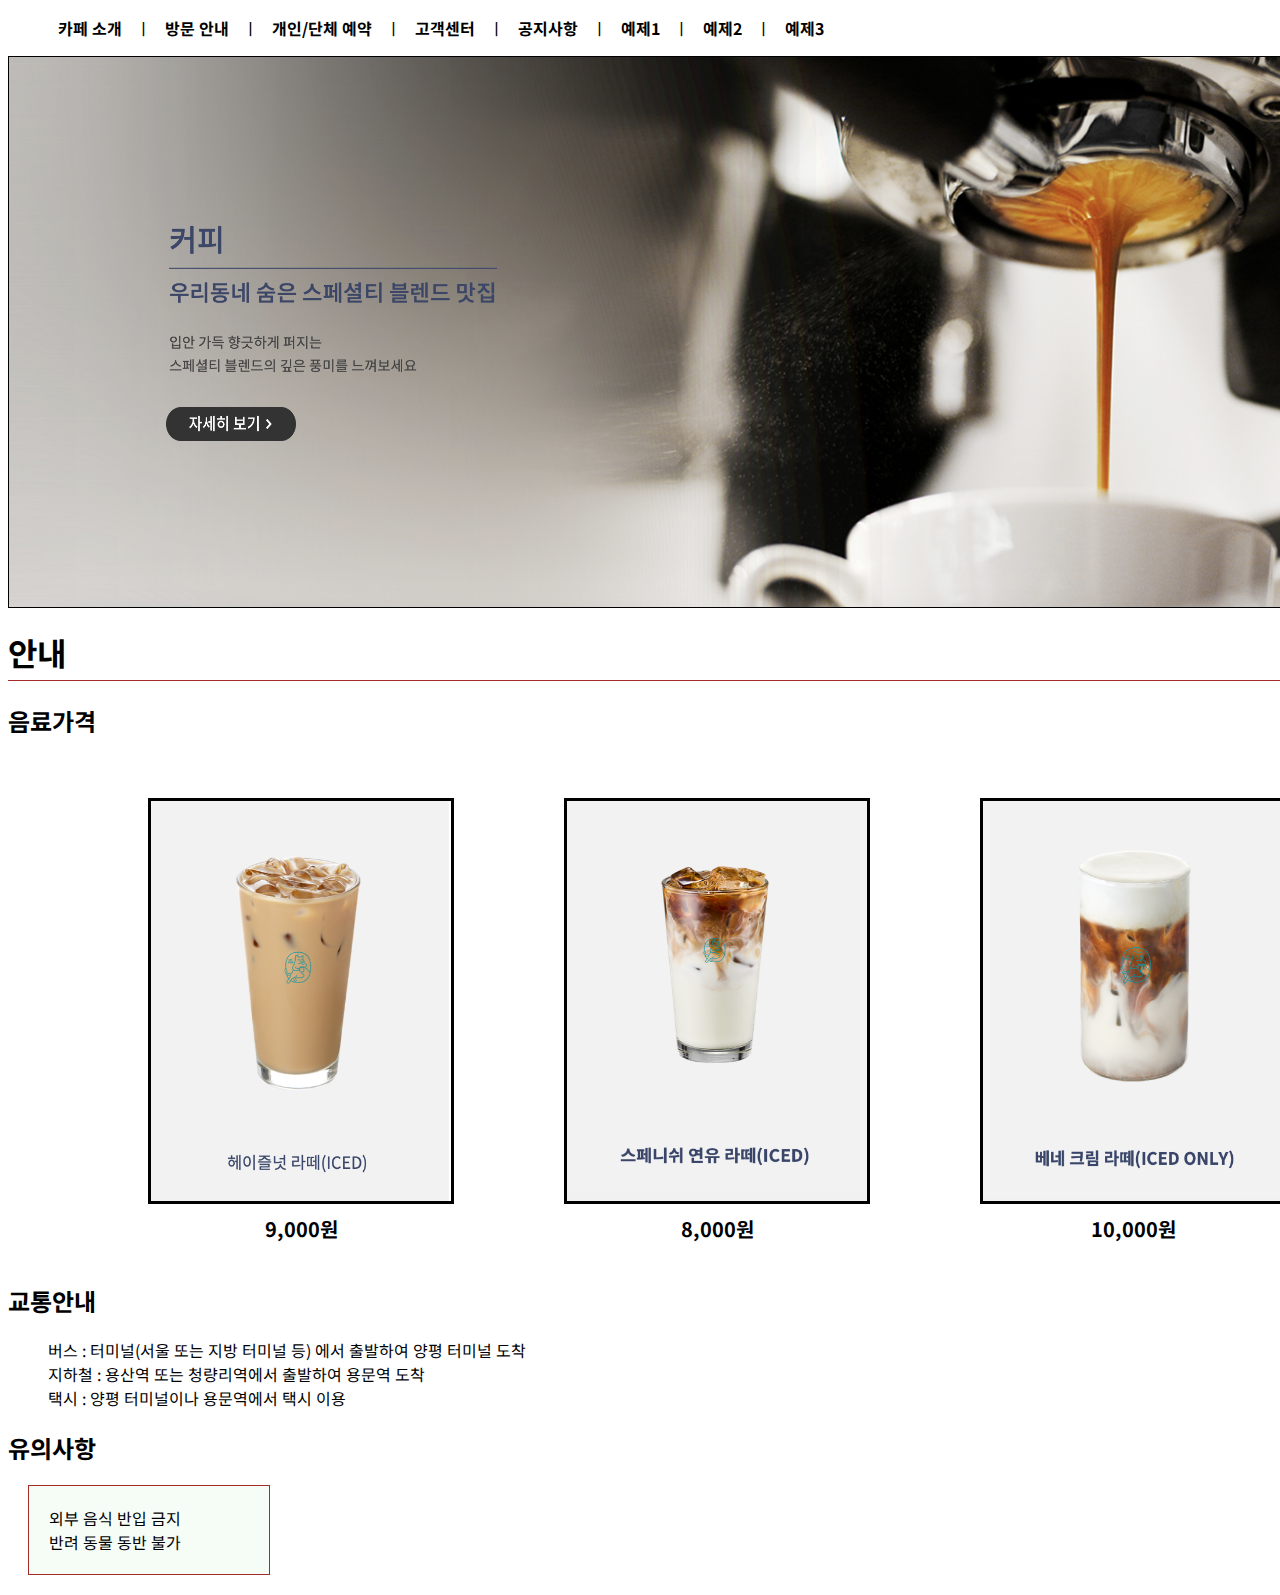
<file: index.html>
<!DOCTYPE html>
<html lang="en">
<head>
    <meta charset="UTF-8">
    <meta name="viewport" content="width=device-width, initial-scale=1.0">
    <link href="https://fonts.googleapis.com/css2?family=Noto+Sans+KR:wght@400;700&display=swap" rel="stylesheet">
    <title>Document</title>
    <style>
        body {
            font-family: 'Noto Sans KR', sans-serif;
        }
        #banner {
            position: relative;
            width: 1425px;
            height: 550px;
            background-image: url("카페.png");
            background-size: cover;
            background-position: center;
            border: solid black 1px;
        }

        #detail-button {
            position: absolute;
            top: 350px;
            left: 11%;
            width: 130px;
            height: 34px;
        }

        .top-link {
            font-weight: bold;
            top: 10px;
            left: 10px;
            text-decoration: none;
            color: rgb(0, 0, 0);
            margin-top:10px;
        }

        ul {
            list-style-type: none;
        }

        .top-link:hover {
            color: orange;
            font-weight: bold;
        }

        #menu li {
            margin-top: 5px;
            display: inline;
        }

        #visit_info {
            width: 1450px;
            padding-bottom: 5px;
            border-bottom: solid 1px brown;
        }

        #fee {
            width: 400px;
            margin: 20px;
            padding: 10px;
            border: solid 1px brown;
            background-color: #f6fdf7;
        }

        #traffic li {
            list-style-image: none;
        }

        #comment {
            width: 200px;
            border: solid 1px brown;
            background-color: #f6fdf7;
            margin: 20px;
            padding: 20px;
            line-height: 150%;
        }

        .container {
            display: flex;
            margin-left: 90px;
            gap: 50px;
            margin-top: 30px;
            text-align: center;
            font-size: 20px;
        }

        #link1, #link2, #link3, #link4, #link5, #link6, #link7, #link8 {
            margin: 10px;
        }
        .black_box {
            display: inline-block;
            width: 300px;
            height: 400px;
            margin: 10px;
            border: solid 3px black;
        }
    </style>
</head>
<body>
    <ul id="menu">
        <li><a href="intro.html" class="top-link" id="link1">카페 소개</a> ㅣ</li>
        <li><a href="visit.html" class="top-link" id="link2">방문 안내</a> ㅣ</li>
        <li><a href="reserve.html" class="top-link" id="link3">개인/단체 예약</a> ㅣ</li>
        <li><a href="support.html" class="top-link" id="link4">고객센터</a> ㅣ</li>
        <li><a href="notice.html" class="top-link" id="link5">공지사항 </a> ㅣ</li>
        <li><a href="1.html" class="top-link" id="link6">예제1</a> ㅣ</li>
        <li><a href="2.html" class="top-link" id="link7">예제2</a> ㅣ</li>
        <li><a href="3.html" class="top-link" id="link8">예제3</a></li>
    </ul>

    <div id="banner">
        <a href="4.html"><img id="detail-button" src="자세히보기.png" alt="자세히 보기 버튼"></a>
    </div>

    <h1 id="visit_info">안내</h1>
    <h2>음료가격</h2>
    <div class="container">
        <ul>
            <a href="5.html"><li class="black_box"><img src="음료1.png" style="height: 400px; width: 300px"></li></a>
            <li><b>9,000원</b></li>
        </ul>
        <ul>
            <a href="5.html"><li class="black_box"><img src="음료2.png" style="height: 400px; width: 300px"></li></a>
            <li><b>8,000원</b></li>
        </ul>
        <ul>
            <a href="5.html"><li class="black_box"><img src="음료3.png" style="height: 400px; width: 300px"></li></a>
            <li><b>10,000원</b></li>
        </ul>
    </div>
    
    <h2>교통안내</h2>
    <ul id="traffic">
        <li>버스 : 터미널(서울 또는 지방 터미널 등) 에서 출발하여 양평 터미널 도착</li>
        <li>지하철 : 용산역 또는 청량리역에서 출발하여 용문역 도착</li>
        <li>택시 : 양평 터미널이나 용문역에서 택시 이용</li>
    </ul>

    <h2>유의사항</h2>
    <p id="comment">외부 음식 반입 금지 <br>반려 동물 동반 불가</p>
    
    
</body>
</html>
</file>
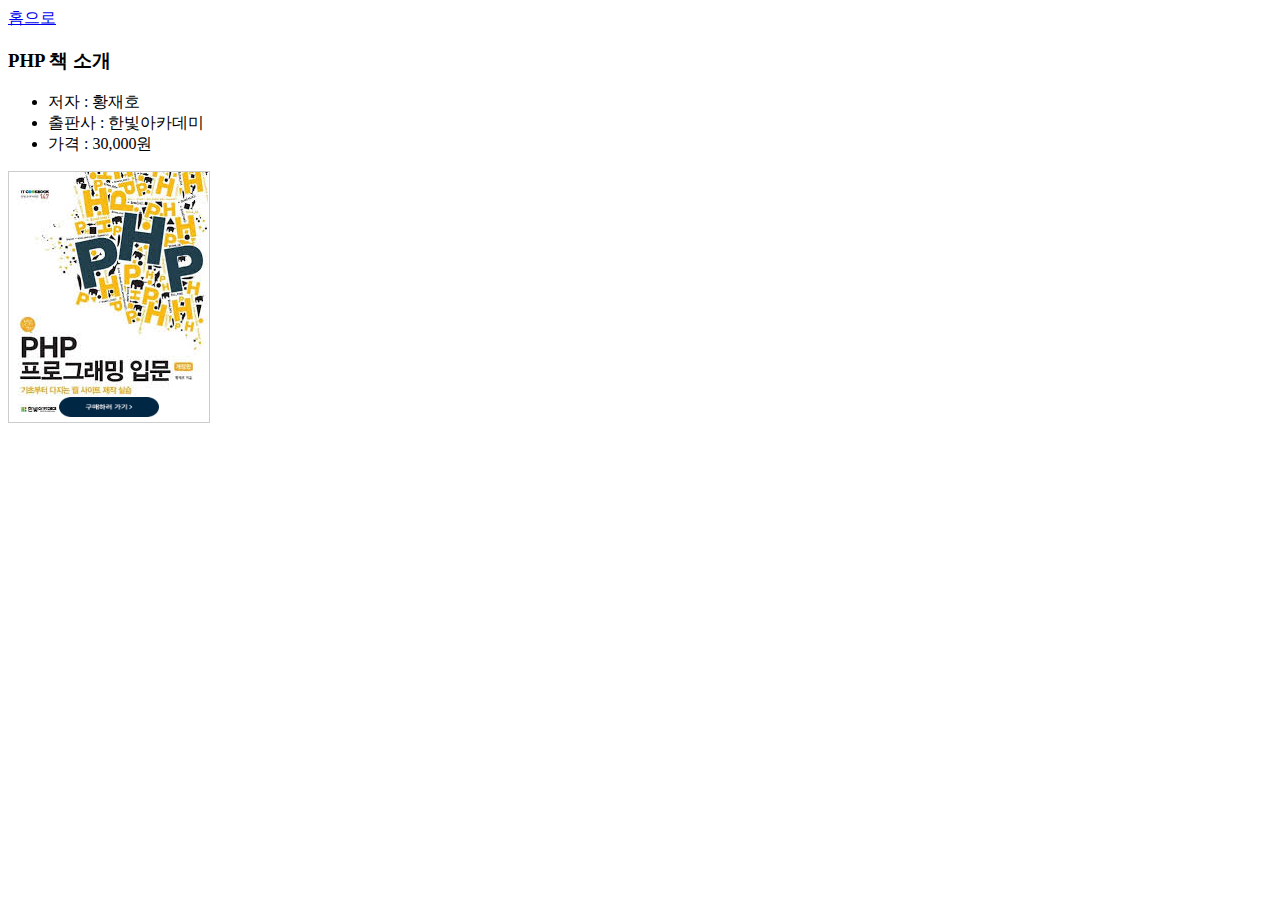
<file: 1.html>
<!DOCTYPE html>
<html lang="en">
<head>
    <meta charset="UTF-8">
    <meta name="viewport" content="width=device-width, initial-scale=1.0">
    <title>Document</title>
    <style>
        
        #banner {
            width: 200px;
            height: 250px;
            background-image: url("[data-uri]");
            border:solid 1px #cccccc;
        }
        #banner img {
            width: 100px;  
            height: 20px;
            margin: 225px 0 0 50px; 
        }
    </style>
</head>
<body>
    <a href="index.html">홈으로</a>
    <h3>PHP 책 소개</h3>
    <ul>
        <li>저자 : 황재호</li>
        <li>출판사 : 한빛아카데미</li>
        <li>가격 : 30,000원</li>
    </ul>
    <div id="banner">
        <img src="[data-uri]" alt="">
    </div>
</body>
</html>
</file>
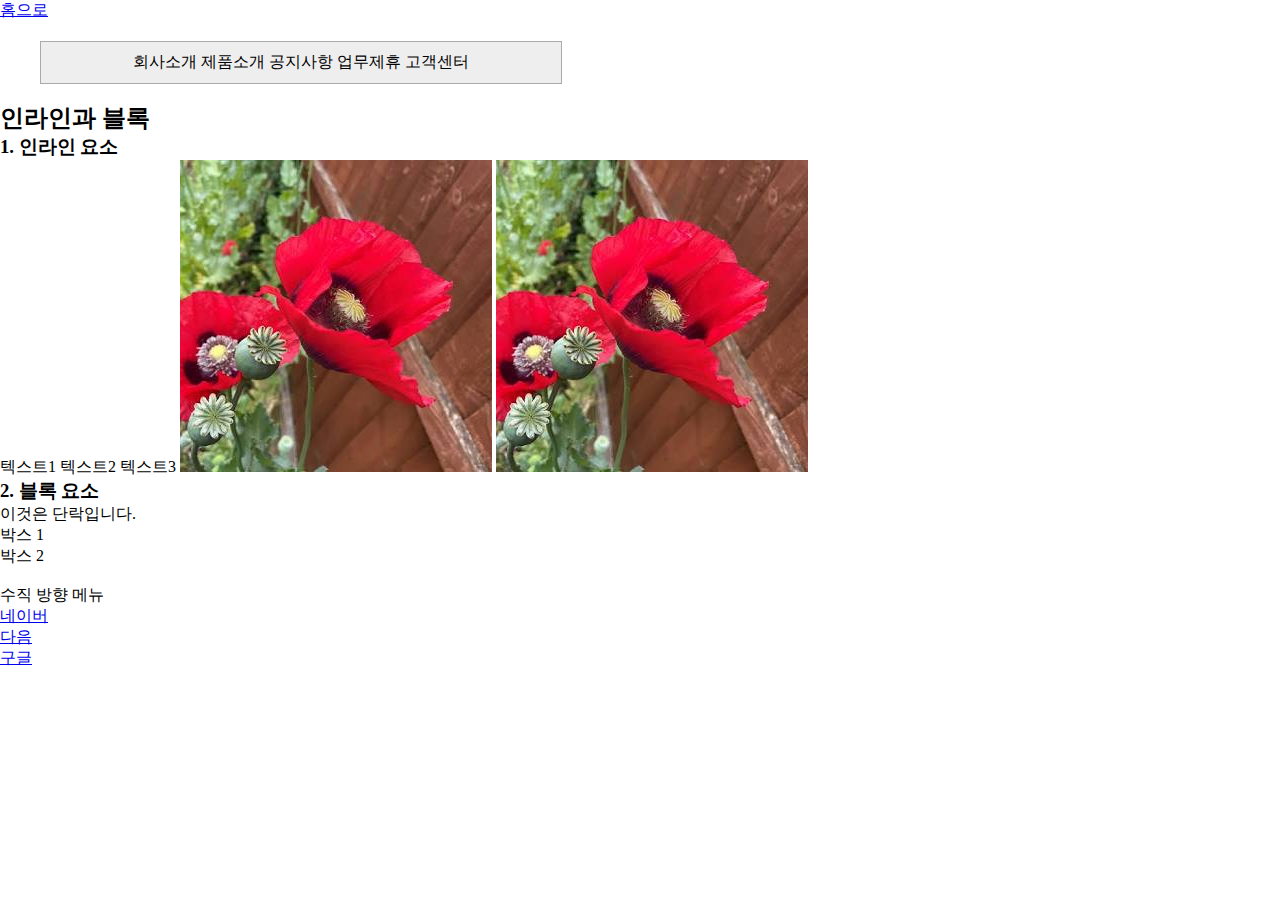
<file: 2.html>
<!DOCTYPE html>
<html lang="en">
<head>
    <meta charset="UTF-8">
    <meta name="viewport" content="width=device-width, initial-scale=1.0">
    <title>Document</title>
    <style>
        *{
            margin: 0;
            padding: 0;
        }
        ul {
            list-style-type:none ;
        }
        #menu {
            width: 500px;
            padding: 10px;
            margin: 20px 0 0 40px;
            background-color: #eeeeee;
            border:solid 1px #aaaaaa;
            text-align: center;
        }
        #menu li {
            display: inline;
        }
        
        a {
            display: block;
        }
    </style>
</head>
<body>
    <a href="index.html">홈으로</a>
    <ul id="menu">
        <li>회사소개</li>
        <li>제품소개</li>
        <li>공지사항</li>
        <li>업무제휴</li>
        <li>고객센터</li>
    </ul> <br>
    <h2>인라인과 블록</h2>

    <h3>1. 인라인 요소</h3>
    <span>텍스트1</span>
    <span>텍스트2</span>
    <span>텍스트3</span>
    <img src="양귀비.jpeg" alt="">
    <img src="양귀비.jpeg" alt="">
    
    <h3>2. 블록 요소</h3>
    <p>이것은 단락입니다.</p>
    <div>박스 1</div>
    <div>박스 2</div>
    <br>
    <p>수직 방향 메뉴</p>
    <a href="http://naver.com" target="_blank">네이버</a>
    <a href="http://daum.net" target="_blank">다음</a>
    <a href="http://google.com" target="_blank">구글</a>

</body>
</html>
</file>
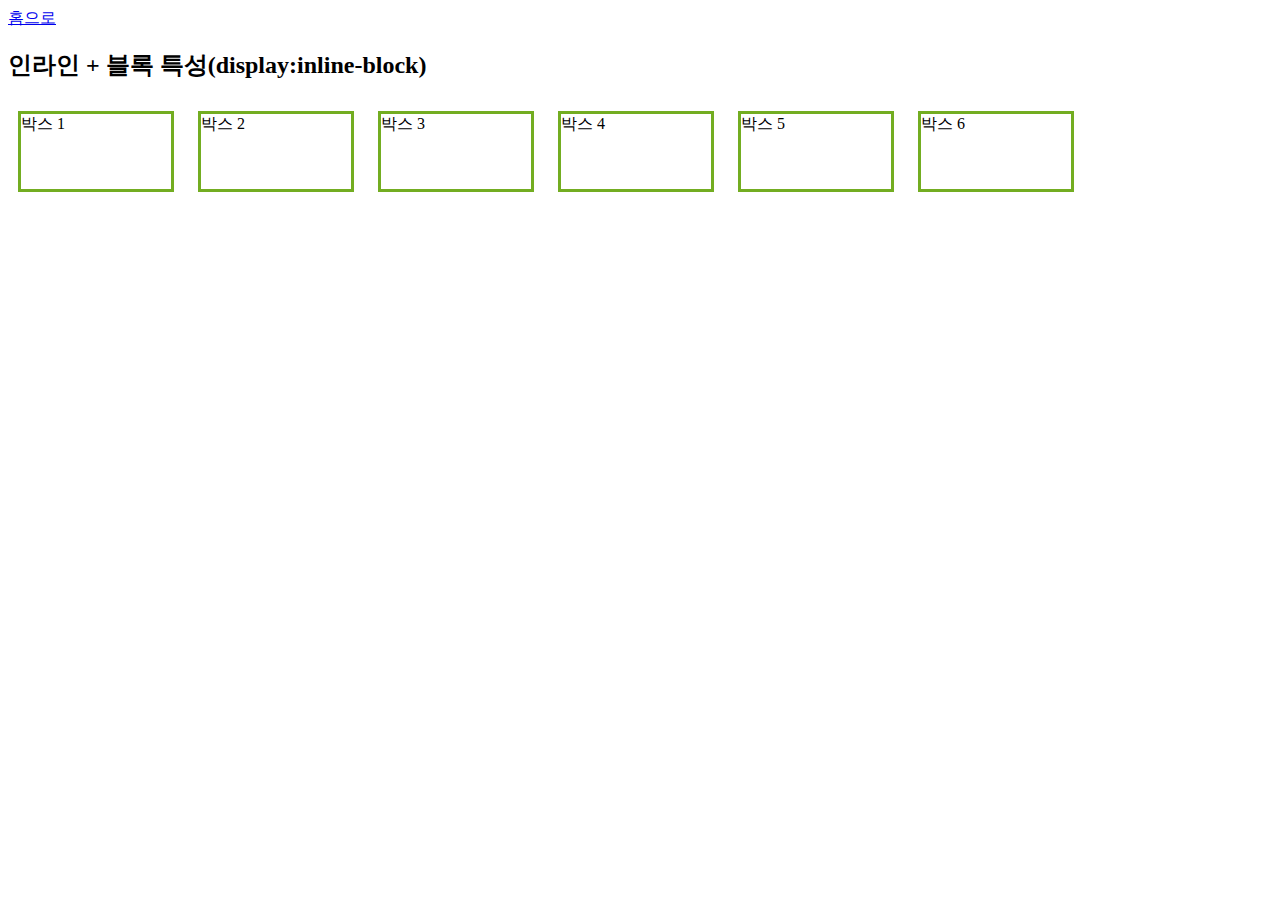
<file: 3.html>
<!DOCTYPE html>
<html lang="en">
<head>
    <meta charset="UTF-8">
    <meta name="viewport" content="width=device-width, initial-scale=1.0">
    <title>Document</title>
    <style>
        .green_box {
            display: inline-block;
            width: 150px;
            height: 75px;
            margin: 10px;
            border: solid 3px #73AD21;
        }
    </style>
</head>
<body>
    <a href="index.html">홈으로</a>
    <h2>인라인 + 블록 특성(display:inline-block)</h2>

    <div class="green_box">박스 1</div>
    <div class="green_box">박스 2</div>
    <div class="green_box">박스 3</div>
    <div class="green_box">박스 4</div>
    <div class="green_box">박스 5</div>
    <div class="green_box">박스 6</div>
</body>
</html>
</file>
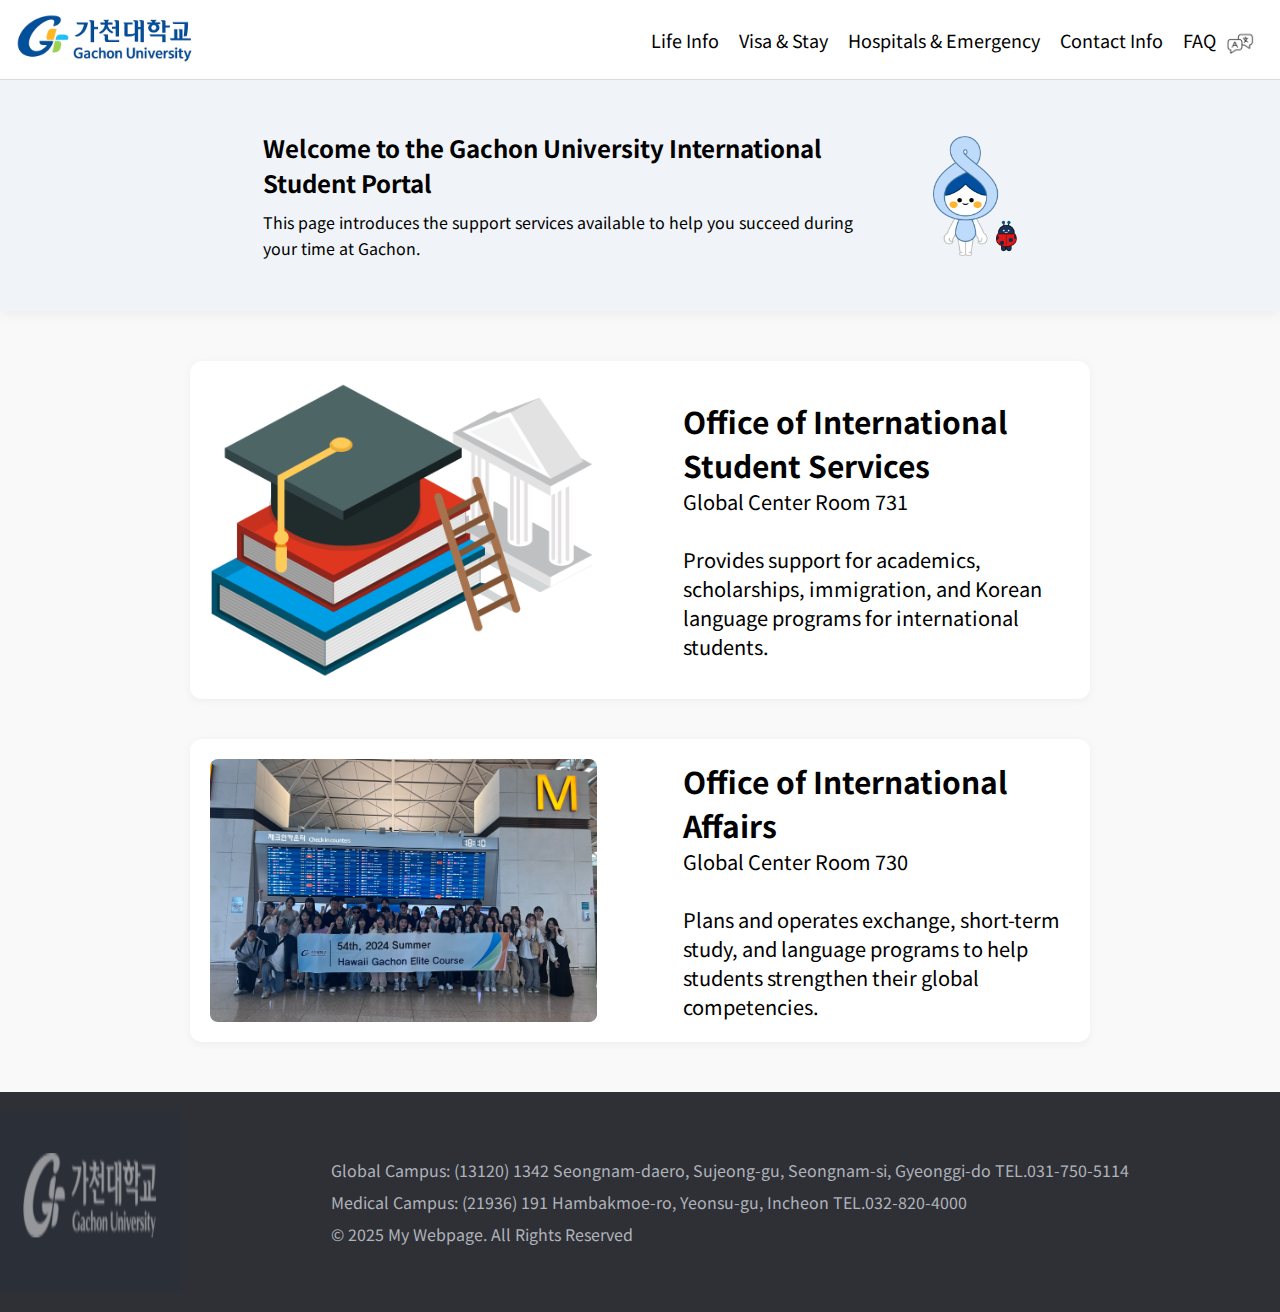
<file: con_info_en.html>
<!DOCTYPE html>
<html lang="en">
<head>
  <meta charset="UTF-8" />
  <meta name="viewport" content="width=device-width, initial-scale=1.0" />
  <link href="https://fonts.googleapis.com/css2?family=Noto+Sans+KR&display=swap" rel="stylesheet">
  <link rel="stylesheet" href="style.css">

  <title>Gachon University International Student Support Website</title>
</head>
<body>

  <div class="topnav">
    <a href="index_en.html"><img src="A_vector-based_image_of_the_logo_for_Gachon_Univer.png" alt="로고" /></a>
    <div class="nav-links">
      <a href="life_info_en.html">Life Info</a>
      <a href="visa_stay_en.html">Visa & Stay</a>
      <a href="hos_en.html">Hospitals & Emergency</a>
      <a href="con_info_en.html">Contact Info</a>
      <a href="faq_en.html">FAQ</a>
      <div class="lang-dropdown">
        <img src="language2.png" alt="Language selection" />
        <div class="lang-menu">
          <a href="con_info_ko.html">한국어</a>
          <a href="con_info_en.html">English</a>
        </div>
      </div>
    </div>
  </div>

  <div class="welcome-section">
    <div class="welcome-text">
      <h2>Welcome to the Gachon University International Student Portal</h2>
      <p>This page introduces the support services available to help you succeed during your time at Gachon.</p>
    </div>
    <div class="welcome-image">
      <img src="welcome.png" alt="International student character">
    </div>
  </div>

  <div class="middle-content">
    <div class="info-section">
      <img src="Col.png" alt="Office image">
      <div class="text-box">
        <h2>Office of International Student Services</h2>
        <p>Global Center Room 731</p><br>
        <p>Provides support for academics, scholarships, immigration, and Korean language programs for international students.</p>
      </div>
    </div>

    <div class="info-section">
      <img src="Col2.png" alt="Office image">
      <div class="text-box">
        <h2>Office of International Affairs</h2>
        <p>Global Center Room 730</p><br>
        <p>Plans and operates exchange, short-term study, and language programs to help students strengthen their global competencies.</p>
      </div>
    </div>
  </div>

  <footer class="footer">
    <div class="footer-inner">
      <img src="footer_logo.png" alt="Gachon University Logo" class="footer-logo" />
      <div class="footer-text">
        <p>Global Campus: (13120) 1342 Seongnam-daero, Sujeong-gu, Seongnam-si, Gyeonggi-do TEL.031-750-5114</p>
        <p>Medical Campus: (21936) 191 Hambakmoe-ro, Yeonsu-gu, Incheon TEL.032-820-4000</p>
        <p>&copy; 2025 My Webpage. All Rights Reserved</p>
      </div>
    </div>
  </footer>

</body>
</html>
</file>
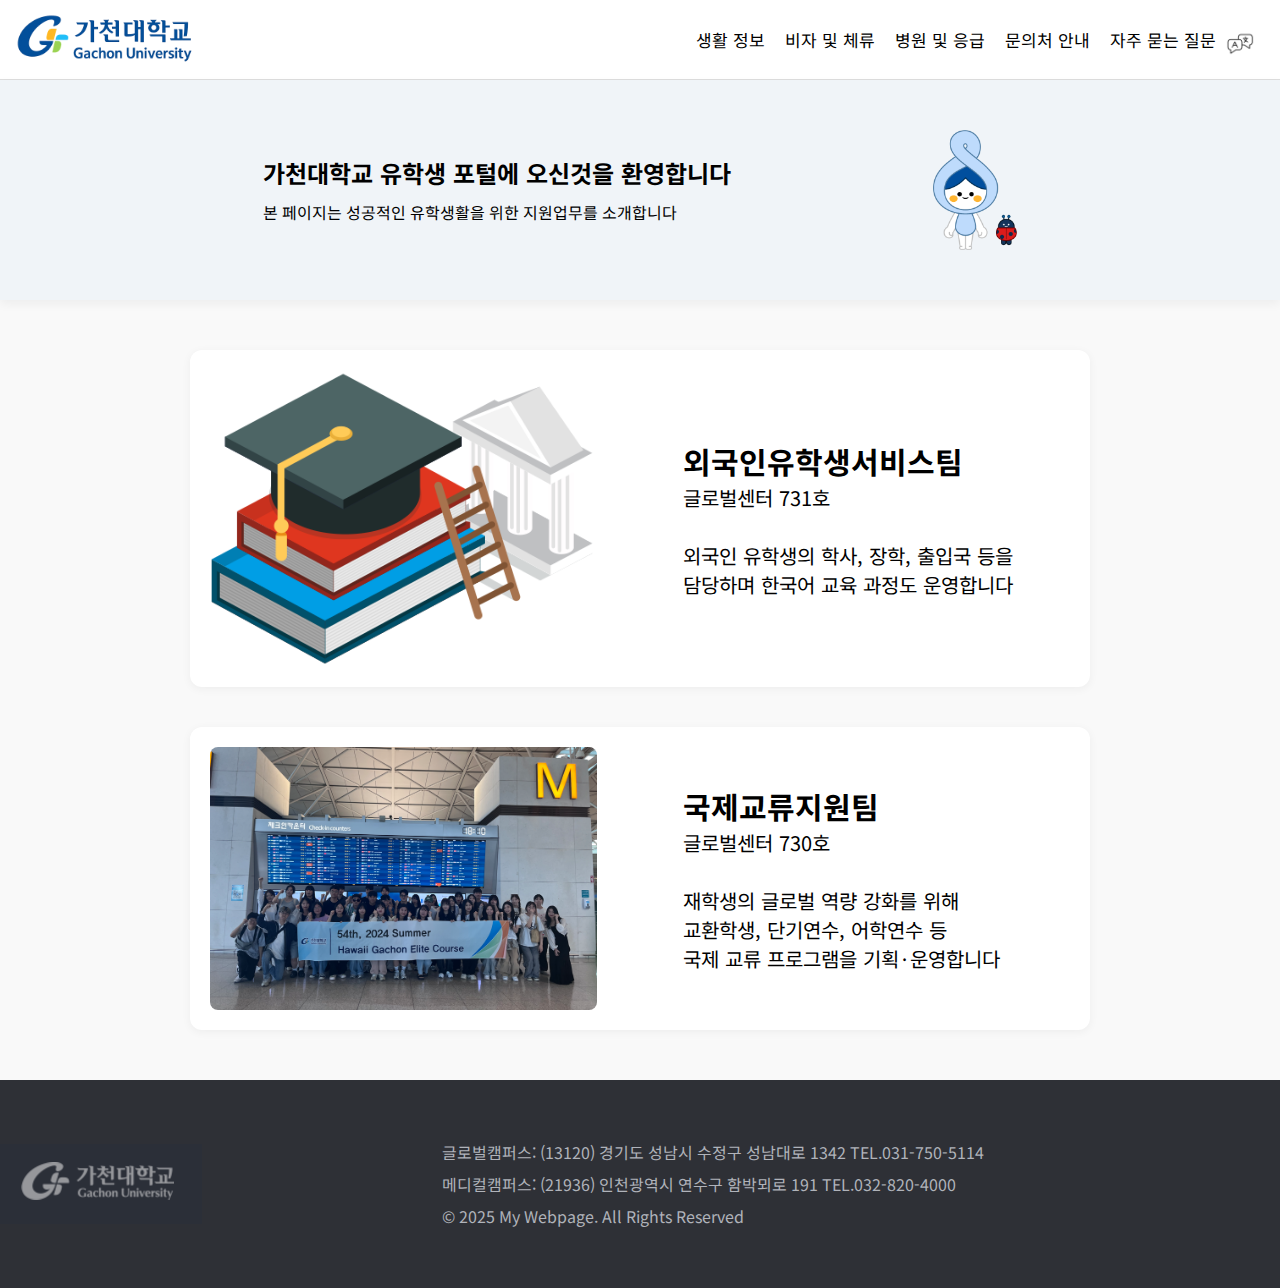
<file: con_info_ko.html>
<!DOCTYPE html>
<html lang="ko">
<head>
  <meta charset="UTF-8" />
  <meta name="viewport" content="width=device-width, initial-scale=1.0" />
  <link href="https://fonts.googleapis.com/css2?family=Noto+Sans+KR&display=swap" rel="stylesheet">
  <title>가천대학교 유학생 지원 웹사이트</title>
  <style>
    * {
      margin: 0;
      padding: 0;
      box-sizing: border-box;
    }

    html, body {
      height: 100%;
    }

    body {
      font-family: 'Noto Sans KR', sans-serif;
      background: #f9f9f9;
      display: flex;
      flex-direction: column;
    }

    .topnav {
      display: flex;
      justify-content: space-between;
      align-items: center;
      height: 80px;
      background-color: white;
      padding: 0 25px;
      border-bottom: 1px solid #ddd;
    }

    .nav-links {
      display: flex;
      align-items: center;
    }

    .topnav img {
      height: 200px;
      width: auto;
      margin-top: 10px;
      margin-left: -20px;
    }

    .nav-links a {
      color: black;
      text-decoration: none;
      font-size: 17px;
      margin-left: 20px;
      transition: color 0.2s ease-in-out;
    }

    .nav-links a:hover {
      color: #4FC3F7;
    }

    .nav-links img {
      width: 30px;
      height: 30px;
      margin-left: -1px;
    }

    .lang-dropdown {
      position: relative;
      display: inline-block;
      margin-left: 10px;
    }

    .lang-menu {
      display: none;
      position: absolute;
      right: 0;
      background-color: white;
      border: 1px solid #ccc;
      box-shadow: 0 4px 8px rgba(0,0,0,0.1);
      z-index: 999;
    }

    .lang-dropdown img {
      width: 30px;
      height: 30px;
    }

    .lang-dropdown:hover .lang-menu {
      display: block;
    }

    .lang-menu a {
      display: block;
      padding: 8px 12px 8px 4px;
      text-decoration: none;
      color: black;
      text-indent: -5px;
    }

    .welcome-section {
      display: flex;
      justify-content: center;
      align-items: center;
      background-color: #f0f4f8;
      padding: 50px 30px;
      box-shadow: 0 4px 10px rgba(0, 0, 0, 0.05);
      gap: 30px;
    }

    .welcome-text {
      flex: 1;
      max-width: 600px;
      margin-right: 40px;
    }

    .welcome-text h2 {
      font-size: 24px;
      margin-bottom: 10px;
    }

    .welcome-text p {
      font-size: 16px;
      line-height: 1.6;
    }

    .welcome-image img {
      height: 120px;
      object-fit: contain;
      display: block;
      margin-left: auto;
      margin-right: 0;
    }

    .middle-content {
      flex: 1;
      display: flex;
      flex-direction: column;
      align-items: center;
      gap: 40px;
      padding: 50px 20px;
    }

    .info-section {
      display: flex;
      justify-content: space-between;
      align-items: center;
      padding: 20px;
      background: white;
      border-radius: 12px;
      box-shadow: 0 2px 10px rgba(0,0,0,0.05);
      max-width: 900px;
      width: 100%;
    }

    .info-section img {
      width: 45%;
      border-radius: 8px;
    }

    .info-section .text-box {
      width: 45%;
      font-size: 20px;
    }

    .info-section h2 {
      font-weight: bold;
      font-size: 30px;
    }

    .middle-content a {
      text-decoration: none;
    }

    .footer {
      background-color: #2e3036;
      color: #b0b3ba;
      padding: 60px 20px;
    }

    .footer-inner {
      display: flex;
      align-items: center;
      justify-content: center;
      gap: 40px;
      max-width: 1000px;
      margin: 0 auto;
    }

    .footer-logo {
      height: 50px;
    }

    .footer-text {
      display: flex;
      flex-direction: column;
      gap: 8px;
      font-size: 16px;
    }

    .footer img {
      width: auto;
      height: 80px;
      margin-right: 200px;
      margin-left: -300px;
    }

    @media (max-width: 800px) {
      .info-section {
        flex-direction: column;
        align-items: center;
        text-align: center;
      }

      .info-section img,
      .info-section .text-box {
        width: 100%;
      }
    }
  </style>
</head>
<body>

  <div class="topnav">
    <a href="index_ko.html"><img src="A_vector-based_image_of_the_logo_for_Gachon_Univer.png" alt="로고" /></a>
    <div class="nav-links">
      <a href="life_info_ko.html">생활 정보</a>
      <a href="visa_stay_ko.html">비자 및 체류</a>
      <a href="hos_ko.html">병원 및 응급</a>
      <a href="con_info_ko.html">문의처 안내</a>
      <a href="faq_ko.html">자주 묻는 질문</a>
      <div class="lang-dropdown">
        <img src="language2.png" alt="Language selection" />
        <div class="lang-menu">
          <a href="con_info_ko.html">한국어</a>
          <a href="con_info_en.html">English</a>
        </div>
      </div>
    </div>
  </div>

  <div class="welcome-section">
    <div class="welcome-text">
      <h2>가천대학교 유학생 포털에 오신것을 환영합니다</h2>
      <p>본 페이지는 성공적인 유학생활을 위한 지원업무를 소개합니다</p>
    </div>
    <div class="welcome-image">
      <img src="welcome.png" alt="유학생 캐릭터">
    </div>
  </div>

    <div class="middle-content">
    <div class="info-section">
      <img src="Col.png" alt="병원 이미지">
      <div class="text-box">
        <h2>외국인유학생서비스팀</h2>
        <p>글로벌센터 731호</p><br>
        <p>외국인 유학생의 학사, 장학, 출입국 등을<br>담당하며 한국어 교육 과정도 운영합니다</p>
      </div>
    </div>

    <div class="info-section">
      <img src="Col2.png" alt="병원 이미지">
      <div class="text-box">
        <h2>국제교류지원팀</h2>
        <p>글로벌센터 730호</p><br>
        <p>재학생의 글로벌 역량 강화를 위해<br>교환학생, 단기연수, 어학연수 등<br>국제 교류 프로그램을 기획·운영합니다</p>
      </div>
    </div>
  </div>

  <footer class="footer">
    <div class="footer-inner">
      <img src="footer_logo.png" alt="가천대학교 로고" class="footer-logo" />
      <div class="footer-text">
        <p>글로벌캠퍼스: (13120) 경기도 성남시 수정구 성남대로 1342 TEL.031-750-5114</p>
        <p>메디컬캠퍼스: (21936) 인천광역시 연수구 함박뫼로 191 TEL.032-820-4000</p>
        <p>&copy; 2025 My Webpage. All Rights Reserved</p>
      </div>
    </div>
  </footer>

</body>
</html>
</file>
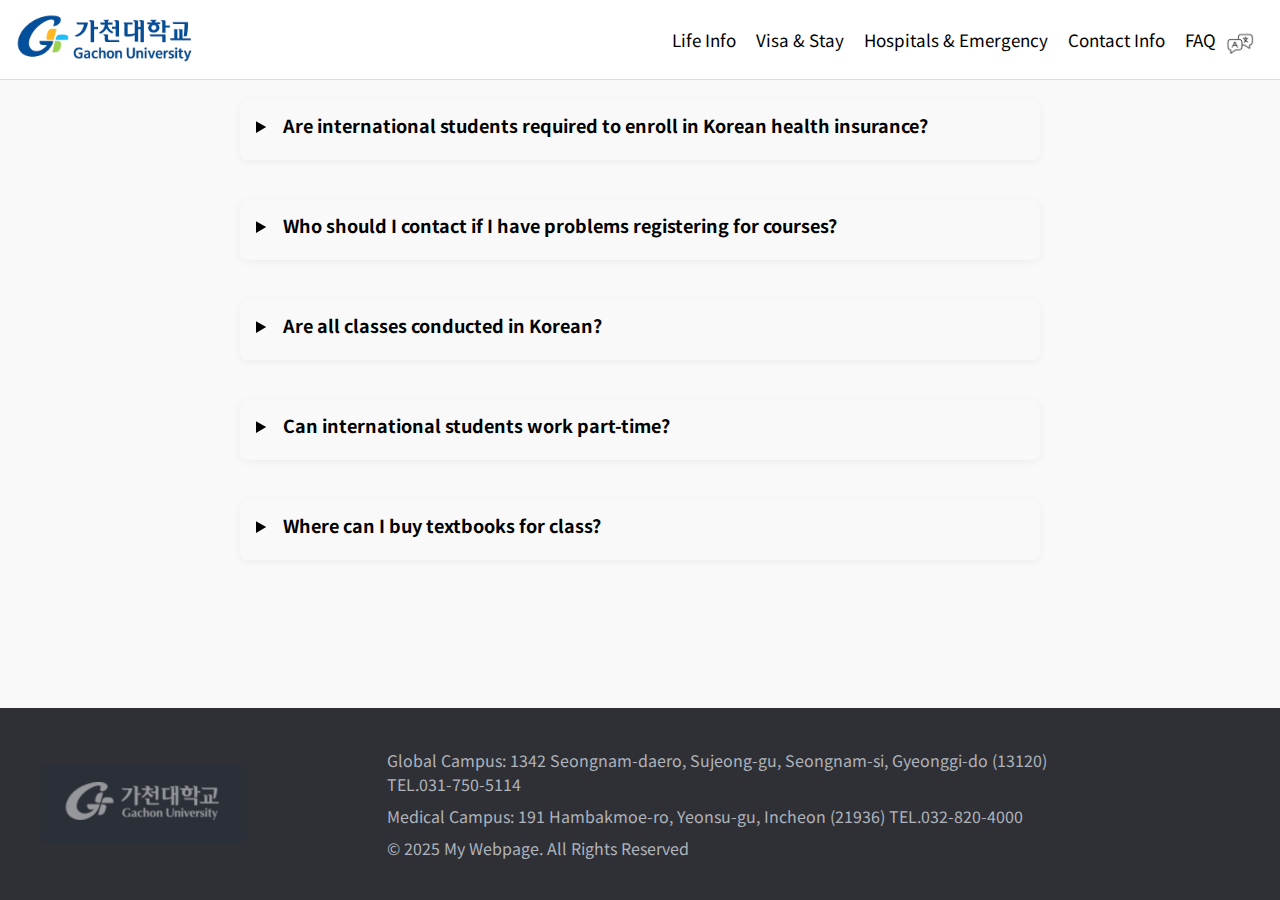
<file: faq_en.html>
<!DOCTYPE html>
<html lang="en">
<head>
  <meta charset="UTF-8" />
  <meta name="viewport" content="width=device-width, initial-scale=1.0" />
  <link href="https://fonts.googleapis.com/css2?family=Noto+Sans+KR&display=swap" rel="stylesheet">
  <link rel="stylesheet" href="style.css">

  <title>Gachon University International Student Support Website</title>
  <style>
    * { margin: 0; padding: 0; box-sizing: border-box; }
    html, body { height: 100%; }

    body {
      font-family: 'Noto Sans KR', sans-serif;
      background: #f9f9f9;
      display: flex;
      flex-direction: column;
      min-height: 100vh;
    }

    .topnav {
      display: flex;
      justify-content: space-between;
      align-items: center;
      height: 80px;
      background-color: white;
      padding: 0 25px;
      border-bottom: 1px solid #ddd;
    }

    .nav-links {
      display: flex;
      align-items: center;
    }

    .topnav img {
      height: 200px;
      width: auto;
      margin-top: 10px;
      margin-left: -20px;
    }

    .nav-links a {
      color: black;
      text-decoration: none;
      font-size: 17px;
      margin-left: 20px;
      transition: color 0.2s ease-in-out;
    }

    .nav-links a:hover {
      color: #4FC3F7;
    }

    .nav-links img {
      width: 30px;
      height: 30px;
      margin-left: -1px;
    }

    .lang-dropdown {
      position: relative;
      display: inline-block;
      margin-left: 10px;
    }

    .lang-menu {
      display: none;
      position: absolute;
      right: 0;
      background-color: white;
      border: 1px solid #ccc;
      box-shadow: 0 4px 8px rgba(0,0,0,0.1);
      z-index: 999;
    }

    .lang-dropdown img {
      width: 30px;
      height: 30px;
    }

    .lang-dropdown:hover .lang-menu {
      display: block;
    }

    .lang-menu a {
      display: block;
      padding: 8px 12px 8px 4px;
      text-decoration: none;
      color: black;
      text-indent: -5px;
    }

    details {
      width: 100%;
      max-width: 800px;
      margin: 20px auto;
      background: #f9f9f9;
      border-radius: 8px;
      box-shadow: 0 2px 8px rgba(0,0,0,0.05);
      padding: 12px 16px;
    }

    .content {
      font-size: 16px;
      line-height: 1.6;
      padding-left: 10px;
    }

    summary {
      font-weight: bold;
      font-size: 18px;
      cursor: pointer;
      margin-bottom: 10px;
      color: black;
      transition: color 0.2s ease-in-out;
    }

    summary:hover {
      color: #4FC3F7;
    }

    summary::before {
      margin-right: 12px;
      font-weight: bold;
      color: #05309D;
      transition: color 0.2s;
    }

    summary:hover::before {
      color: #4FC3F7;
    }

    .footer {
      background-color: #2e3036;
      color: #b0b3ba;
      padding: 40px 20px;
      margin-top: auto;
    }

    .footer-inner {
      display: flex;
      align-items: center;
      justify-content: center;
      gap: 40px;
      max-width: 1000px;
      margin: 0 auto;
    }

    .footer-logo {
      height: 50px;
    }

    .footer-text {
      display: flex;
      flex-direction: column;
      gap: 8px;
      font-size: 16px;
    }

    .footer img {
      width: auto;
      height: 80px;
      margin-right: 100px;
      margin-left: -100px;
    }
  </style>
</head>
<body>

  <div class="topnav">
    <a href="index_ko.html"><img src="A_vector-based_image_of_the_logo_for_Gachon_Univer.png" alt="로고" /></a>
    <div class="nav-links">
      <a href="life_info_en.html">Life Info</a>
      <a href="visa_stay_en.html">Visa & Stay</a>
      <a href="hos_en.html">Hospitals & Emergency</a>
      <a href="con_info_en.html">Contact Info</a>
      <a href="faq_en.html">FAQ</a>
      <div class="lang-dropdown">
        <img src="language2.png" alt="Language selection" />
        <div class="lang-menu">
          <a href="faq_ko.html">한국어</a>
          <a href="faq_en.html">English</a>
        </div>
      </div>
    </div>
  </div>

  <details>
    <summary>&nbsp;&nbsp;Are international students required to enroll in Korean health insurance?</summary>
    <div class="content">
      Yes, foreigners staying more than 6 months are automatically enrolled and charged monthly.
    </div>
  </details>

  <details>
    <summary>&nbsp;&nbsp;Who should I contact if I have problems registering for courses?</summary>
    <div class="content">
      Please contact the Academic Affairs Team or the International Student Service Team.
    </div>
  </details>

  <details>
    <summary>&nbsp;&nbsp;Are all classes conducted in Korean?</summary>
    <div class="content">
      Most classes are in Korean, but some courses are offered in English.
    </div>
  </details>

  <details>
    <summary>&nbsp;&nbsp;Can international students work part-time?</summary>
    <div class="content">
      Yes, up to 20 hours per week with immigration office approval if certain conditions are met.
    </div>
  </details>

  <details>
    <summary>&nbsp;&nbsp;Where can I buy textbooks for class?</summary>
    <div class="content">
      You can check the syllabus or ask your professor and buy them on campus or online.
    </div>
  </details>

  <footer class="footer">
    <div class="footer-inner">
      <img src="footer_logo.png" alt="Gachon University Logo" class="footer-logo" />
      <div class="footer-text">
        <p>Global Campus: 1342 Seongnam-daero, Sujeong-gu, Seongnam-si, Gyeonggi-do (13120) TEL.031-750-5114</p>
        <p>Medical Campus: 191 Hambakmoe-ro, Yeonsu-gu, Incheon (21936) TEL.032-820-4000</p>
        <p>&copy; 2025 My Webpage. All Rights Reserved</p>
      </div>
    </div>
  </footer>

</body>
</html>
</file>
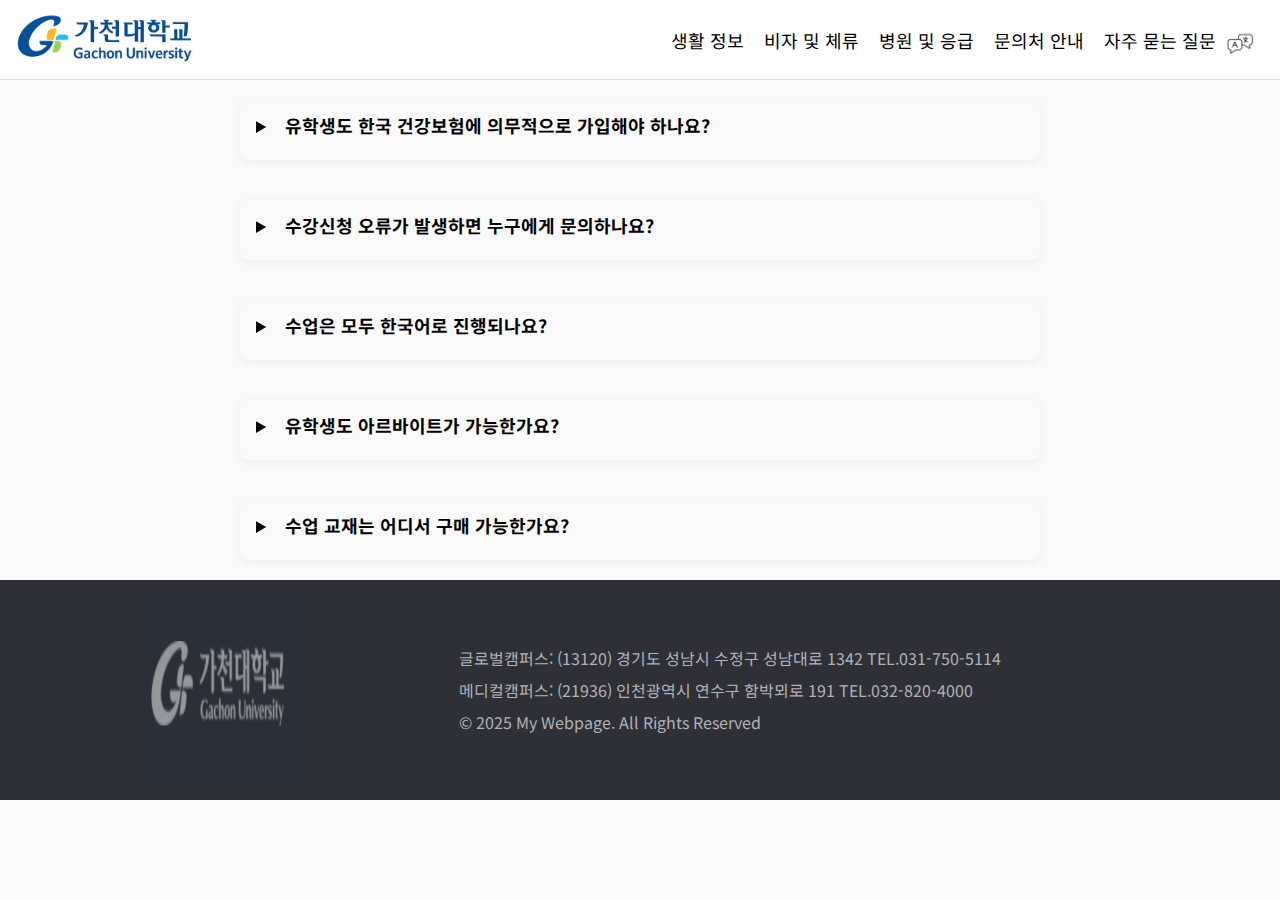
<file: faq_ko.html>
<!DOCTYPE html>
<html lang="ko">
<head>
  <meta charset="UTF-8" />
  <meta name="viewport" content="width=device-width, initial-scale=1.0" />
  <link href="https://fonts.googleapis.com/css2?family=Noto+Sans+KR&display=swap" rel="stylesheet">
  <link rel="stylesheet" href="style.css">

  <title>가천대학교 유학생 지원 웹사이트</title>
</head>
<body>

  <div class="topnav">
    <a href="index_ko.html"><img src="A_vector-based_image_of_the_logo_for_Gachon_Univer.png" alt="로고" /></a>
    <div class="nav-links">
      <a href="life_info_ko.html">생활 정보</a>
      <a href="visa_stay_ko.html">비자 및 체류</a>
      <a href="hos_ko.html">병원 및 응급</a>
      <a href="con_info_ko.html">문의처 안내</a>
      <a href="faq_ko.html">자주 묻는 질문</a>
      <div class="lang-dropdown">
        <img src="language2.png" alt="Language selection" />
        <div class="lang-menu">
          <a href="faq_ko.html">한국어</a>
          <a href="faq_en.html">English</a>
        </div>
      </div>
    </div>
  </div>

  <details>
    <summary>&nbsp;&nbsp;유학생도 한국 건강보험에 의무적으로 가입해야 하나요?</summary>
    <div class="content">
        네, 6개월 이상 체류하는 외국인은 건강보험에 자동으로 가입되며 매월 보험료가 부과됩니다.
    </div>
  </details>

  <details>
    <summary>&nbsp;&nbsp;수강신청 오류가 발생하면 누구에게 문의하나요?</summary>
    <div class="content">
        학사관리팀 또는 외국인유학생서비스팀에 문의하면 됩니다.
    </div>
  </details>

  <details>
    <summary>&nbsp;&nbsp;수업은 모두 한국어로 진행되나요?</summary>
    <div class="content">
        대부분은 한국어로 진행되지만, 일부는 영어 수업도 제공됩니다.
    </div>
  </details>

  <details>
    <summary>&nbsp;&nbsp;유학생도 아르바이트가 가능한가요?</summary>
    <div class="content">
        일정 조건을 충족하면 출입국사무소 허가 후 주당 20시간까지 가능합니다.
    </div>
  </details>

  <details>
    <summary>&nbsp;&nbsp;수업 교재는 어디서 구매 가능한가요?</summary>
    <div class="content">
        교수님에게 질문 또는 강의계획서를 참고하여 캠퍼스 내 서점 또는 온라인을 통해 구매 가능합니다.
    </div>
  </details>

  <footer class="footer">
    <div class="footer-inner">
      <img src="footer_logo.png" alt="가천대학교 로고" class="footer-logo" />
      <div class="footer-text">
        <p>글로벌캠퍼스: (13120) 경기도 성남시 수정구 성남대로 1342 TEL.031-750-5114</p>
        <p>메디컬캠퍼스: (21936) 인천광역시 연수구 함박뫼로 191 TEL.032-820-4000</p>
        <p>&copy; 2025 My Webpage. All Rights Reserved</p>
      </div>
    </div>
  </footer>

</body>
</html>
</file>
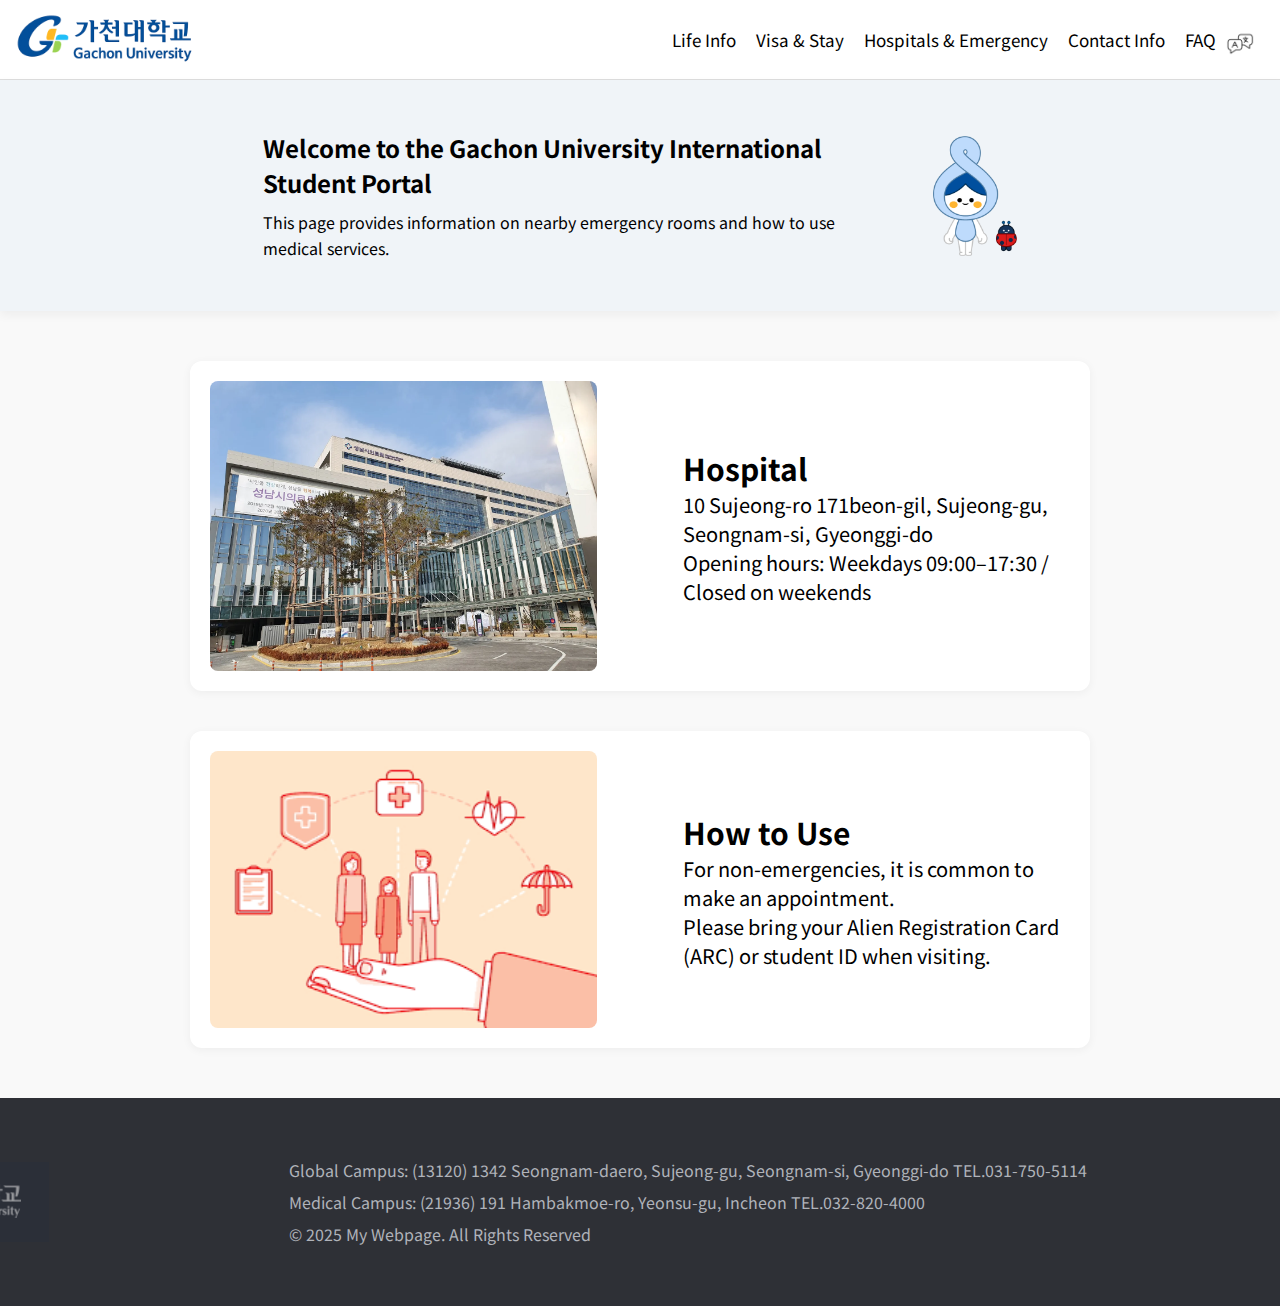
<file: hos_en.html>
<!DOCTYPE html>
<html lang="en">
<head>
  <meta charset="UTF-8" />
  <meta name="viewport" content="width=device-width, initial-scale=1.0" />
  <link href="https://fonts.googleapis.com/css2?family=Noto+Sans+KR&display=swap" rel="stylesheet">
  <link rel="stylesheet" href="style.css">

  <title>Gachon University International Student Support Website</title>
  <style>
    * {
      margin: 0;
      padding: 0;
      box-sizing: border-box;
    }

    html, body {
      height: 100%;
    }

    body {
      font-family: 'Noto Sans KR', sans-serif;
      background: #f9f9f9;
      display: flex;
      flex-direction: column;
    }

    .topnav {
      display: flex;
      justify-content: space-between;
      align-items: center;
      height: 80px;
      background-color: white;
      padding: 0 25px;
      border-bottom: 1px solid #ddd;
    }

    .nav-links {
      display: flex;
      align-items: center;
    }

    .topnav img {
      height: 200px;
      width: auto;
      margin-top: 10px;
      margin-left: -20px;
    }

    .nav-links a {
      color: black;
      text-decoration: none;
      font-size: 17px;
      margin-left: 20px;
      transition: color 0.2s ease-in-out;
    }

    .nav-links a:hover {
      color: #4FC3F7;
    }

    .nav-links img {
      width: 30px;
      height: 30px;
      margin-left: -1px;
    }

    .lang-dropdown {
      position: relative;
      display: inline-block;
      margin-left: 10px;
    }

    .lang-menu {
      display: none;
      position: absolute;
      right: 0;
      background-color: white;
      border: 1px solid #ccc;
      box-shadow: 0 4px 8px rgba(0,0,0,0.1);
      z-index: 999;
    }

    .lang-dropdown img {
      width: 30px;
      height: 30px;
    }

    .lang-dropdown:hover .lang-menu {
      display: block;
    }

    .lang-menu a {
      display: block;
      padding: 8px 12px 8px 4px;
      text-decoration: none;
      color: black;
      text-indent: -5px;
    }

    .welcome-section {
      display: flex;
      justify-content: center;
      align-items: center;
      background-color: #f0f4f8;
      padding: 50px 30px;
      box-shadow: 0 4px 10px rgba(0, 0, 0, 0.05);
      gap: 30px;
    }

    .welcome-text {
      flex: 1;
      max-width: 600px;
      margin-right: 40px;
    }

    .welcome-text h2 {
      font-size: 24px;
      margin-bottom: 10px;
    }

    .welcome-text p {
      font-size: 16px;
      line-height: 1.6;
    }

    .welcome-image img {
      height: 120px;
      object-fit: contain;
      display: block;
      margin-left: auto;
      margin-right: 0;
    }

    .middle-content {
      flex: 1;
      display: flex;
      flex-direction: column;
      align-items: center;
      gap: 40px;
      padding: 50px 20px;
    }

    .info-section {
      display: flex;
      justify-content: space-between;
      align-items: center;
      padding: 20px;
      background: white;
      border-radius: 12px;
      box-shadow: 0 2px 10px rgba(0,0,0,0.05);
      max-width: 900px;
      width: 100%;
    }

    .info-section img {
      width: 45%;
      border-radius: 8px;
    }

    .info-section .text-box {
      width: 45%;
      font-size: 20px;
    }

    .info-section h2 {
      font-weight: bold;
      font-size: 30px;
    }

    .middle-content a {
      text-decoration: none;
    }

    .footer {
      background-color: #2e3036;
      color: #b0b3ba;
      padding: 60px 20px;
    }

    .footer-inner {
      display: flex;
      align-items: center;
      justify-content: center;
      gap: 40px;
      max-width: 1000px;
      margin: 0 auto;
    }

    .footer-logo {
      height: 50px;
    }

    .footer-text {
      display: flex;
      flex-direction: column;
      gap: 8px;
      font-size: 16px;
    }

    .footer img {
      width: auto;
      height: 80px;
      margin-right: 200px;
      margin-left: -300px;
    }

    @media (max-width: 800px) {
      .info-section {
        flex-direction: column;
        align-items: center;
        text-align: center;
      }

      .info-section img,
      .info-section .text-box {
        width: 100%;
      }
    }
  </style>
</head>
<body>

  <div class="topnav">
    <a href="index_en.html"><img src="A_vector-based_image_of_the_logo_for_Gachon_Univer.png" alt="Logo" /></a>
    <div class="nav-links">
      <a href="life_info_en.html">Life Info</a>
      <a href="visa_stay_en.html">Visa & Stay</a>
      <a href="hos_en.html">Hospitals & Emergency</a>
      <a href="con_info_en.html">Contact Info</a>
      <a href="faq_en.html">FAQ</a>
      <div class="lang-dropdown">
        <img src="language2.png" alt="Language selection" />
        <div class="lang-menu">
          <a href="hos_ko.html">한국어</a>
          <a href="hos_en.html">English</a>
        </div>
      </div>
    </div>
  </div>

  <div class="welcome-section">
    <div class="welcome-text">
      <h2>Welcome to the Gachon University International Student Portal</h2>
      <p>This page provides information on nearby emergency rooms and how to use medical services.</p>
    </div>
    <div class="welcome-image">
      <img src="welcome.png" alt="Student character">
    </div>
  </div>

  <div class="middle-content">
    <div class="info-section">
      <img src="hos.webp" alt="Hospital image">
      <div class="text-box">
        <h2>Hospital</h2>
        <p>10 Sujeong-ro 171beon-gil, Sujeong-gu, Seongnam-si, Gyeonggi-do<br>
        Opening hours: Weekdays 09:00–17:30 / Closed on weekends</p>
      </div>
    </div>

    <div class="info-section">
      <img src="use.png" alt="How to use medical services">
      <div class="text-box">
        <h2>How to Use</h2>
        <p>For non-emergencies, it is common to make an appointment.<br>
        Please bring your Alien Registration Card (ARC) or student ID when visiting.</p>
      </div>
    </div>
  </div>

  <footer class="footer">
    <div class="footer-inner">
      <img src="footer_logo.png" alt="Gachon University Logo" class="footer-logo" />
      <div class="footer-text">
        <p>Global Campus: (13120) 1342 Seongnam-daero, Sujeong-gu, Seongnam-si, Gyeonggi-do TEL.031-750-5114</p>
        <p>Medical Campus: (21936) 191 Hambakmoe-ro, Yeonsu-gu, Incheon TEL.032-820-4000</p>
        <p>&copy; 2025 My Webpage. All Rights Reserved</p>
      </div>
    </div>
  </footer>

</body>
</html>
</file>
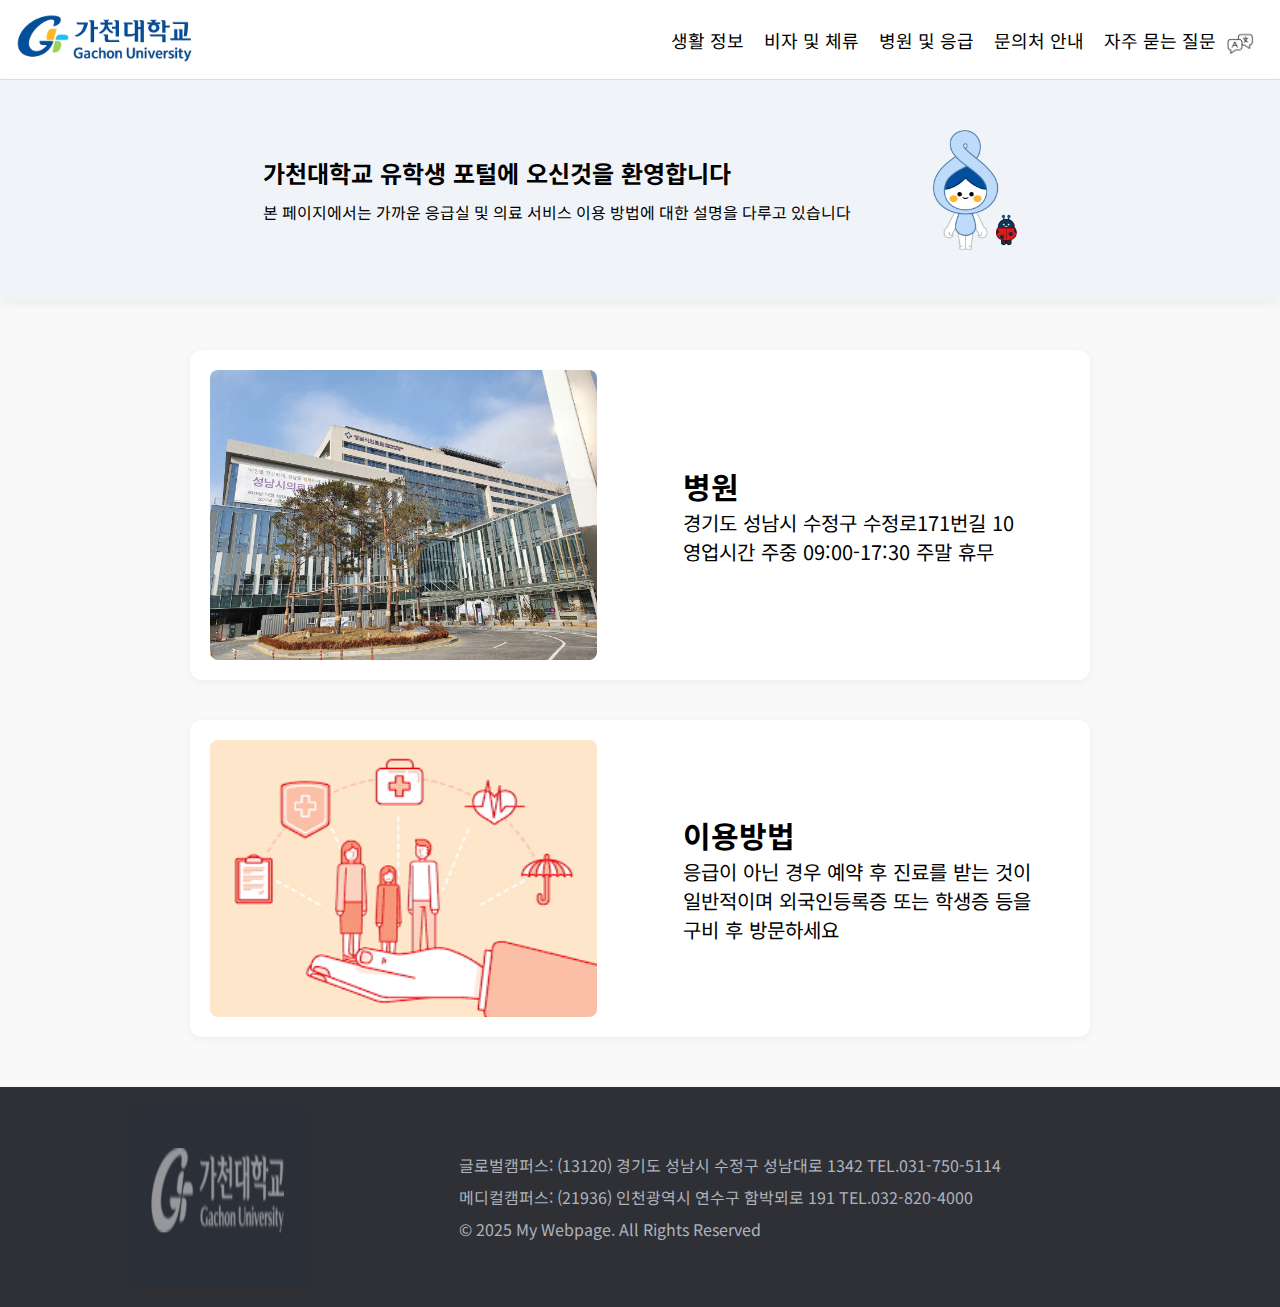
<file: hos_ko.html>
<!DOCTYPE html>
<html lang="ko">
<head>
  <meta charset="UTF-8" />
  <meta name="viewport" content="width=device-width, initial-scale=1.0" />
  <link href="https://fonts.googleapis.com/css2?family=Noto+Sans+KR&display=swap" rel="stylesheet">
  <link rel="stylesheet" href="style.css">

  <title>가천대학교 유학생 지원 웹사이트</title>
</head>
<body>

  <div class="topnav">
    <a href="index_ko.html"><img src="A_vector-based_image_of_the_logo_for_Gachon_Univer.png" alt="로고" /></a>
    <div class="nav-links">
      <a href="life_info_ko.html">생활 정보</a>
      <a href="visa_stay_ko.html">비자 및 체류</a>
      <a href="hos_ko.html">병원 및 응급</a>
      <a href="con_info_ko.html">문의처 안내</a>
      <a href="faq_ko.html">자주 묻는 질문</a>
      <div class="lang-dropdown">
        <img src="language2.png" alt="Language selection" />
        <div class="lang-menu">
          <a href="hos_ko.html">한국어</a>
          <a href="hos_en.html">English</a>
        </div>
      </div>
    </div>
  </div>

  <div class="welcome-section">
    <div class="welcome-text">
      <h2>가천대학교 유학생 포털에 오신것을 환영합니다</h2>
      <p>본 페이지에서는 가까운 응급실 및 의료 서비스 이용 방법에 대한 설명을 다루고 있습니다</p>
    </div>
    <div class="welcome-image">
      <img src="welcome.png" alt="유학생 캐릭터">
    </div>
  </div>

  <div class="middle-content">
    <div class="info-section">
      <img src="hos.webp" alt="병원 이미지">
      <div class="text-box">
        <h2>병원</h2>
        <p>경기도 성남시 수정구 수정로171번길 10<br>영업시간 주중 09:00-17:30 주말 휴무</p>
      </div>
    </div>

    <div class="info-section">
      <img src="use.png" alt="이용 방법 이미지">
      <div class="text-box">
        <h2>이용방법</h2>
        <p>응급이 아닌 경우 예약 후 진료를 받는 것이<br>
        일반적이며 외국인등록증 또는 학생증 등을<br>
        구비 후 방문하세요</p>
      </div>
    </div>
  </div>

  <footer class="footer">
    <div class="footer-inner">
      <img src="footer_logo.png" alt="가천대학교 로고" class="footer-logo" />
      <div class="footer-text">
        <p>글로벌캠퍼스: (13120) 경기도 성남시 수정구 성남대로 1342 TEL.031-750-5114</p>
        <p>메디컬캠퍼스: (21936) 인천광역시 연수구 함박뫼로 191 TEL.032-820-4000</p>
        <p>&copy; 2025 My Webpage. All Rights Reserved</p>
      </div>
    </div>
  </footer>

</body>
</html>
</file>
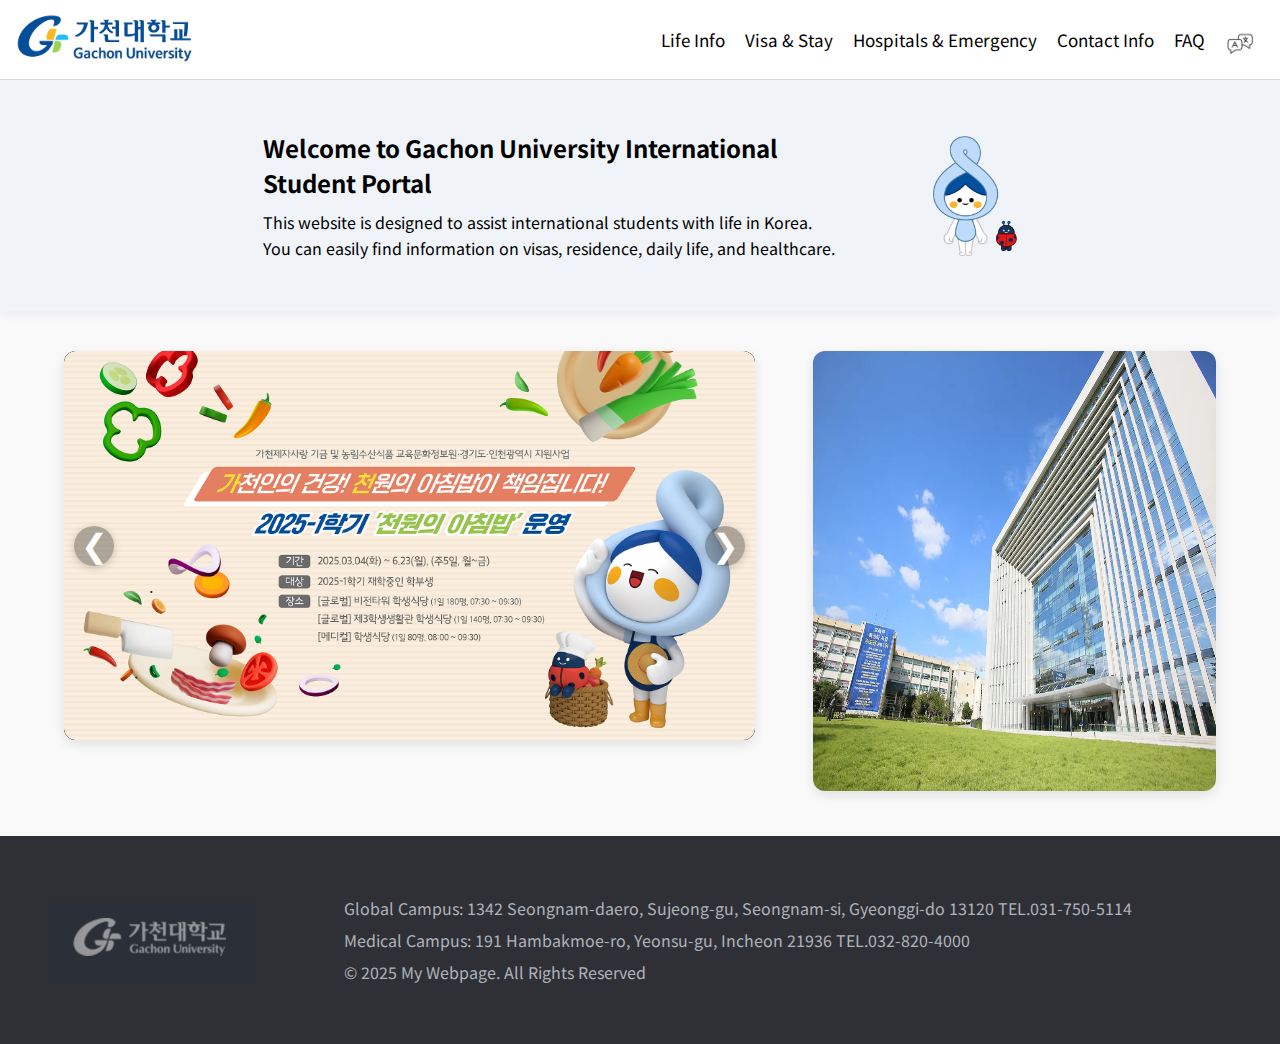
<file: index_en.html>
<!DOCTYPE html>
<html lang="en">
<head>
  <meta charset="UTF-8" />
  <meta name="viewport" content="width=device-width, initial-scale=1.0" />
  <link href="https://fonts.googleapis.com/css2?family=Noto+Sans+KR&display=swap" rel="stylesheet">

  <title>Gachon University International Student Support Website</title>
  <style>
   * {
      margin: 0;
      padding: 0;
      box-sizing: border-box;
    }
    body {
      font-family: 'Noto Sans KR', sans-serif;
      background: #f9f9f9;
    }

    .topnav {
        /*요소들을 가로행으로 배치후 저스티파이콘텐츠로 좌우 균등분배 로고는 왼쪽정렬 나브는 오른쪽정렬을 위해 
        코드에서는 나브 클래스 안에서 추가로 나브 링크 클래스를 추가함 얼라인아이템으로 텍스트들의 상하정렬 */
      display: flex;
      justify-content: space-between;
      align-items: center;
      height: 80px;
      background-color: white;
      padding: 0 25px;
      border-bottom: 1px solid #ddd;
    }
    .nav-links {
      display: flex;
      align-items: center;
    }
    .topnav img {
        /*로고가 오른쪽으로 치우쳐서 마진레프트 값을 음수로 줌 해도 되는지 모르겠음*/
        height: 200px;
        width: auto;
        margin-top: 10px;
        margin-left: -20px;
    }

    .nav-links a {
      color: black;
      text-decoration: none;
      font-size: 17px;
      margin-left: 20px;
      transition: color 0.2s ease-in-out;
      /*호버 지피티한테 따옴*/
    }
    .nav-links a:hover {
      color: #4FC3F7;
    }
    .nav-links img{
        /*이것도 이미지로 넣으니깐 치우쳐짐 음수로 적당하게 맞춤*/
        width: 30px;
        height: 30px;
        margin-left: -1px;
    }

    .content {
        /*요소들을 가로행으로 배치 저스티파이 콘텐츠로 거리 균등 분배 얼라인 아이템 플렉스 스타트로
        나브와 콘텐츠 컨테이너 붙이기*/
      display: flex;
      justify-content: space-between;
      align-items: flex-start;
      padding: 40px 5%;
      gap: 40px;
    }

    .slider-container {
          /* 남는 공간 자동으로 차지하게 만들어 콘텐츠 너비 조절 오버플로우 히든으로 이미지가 튀어나가지 않게 조절
          박스 섀도우로 약간의 입체감 생성*/
      position: relative;
      flex: 1;
      max-width: 60%;
      aspect-ratio: 16 / 9;
      overflow: hidden;
      border-radius: 12px;
      background: #000;
      box-shadow: 0 4px 12px rgba(0, 0, 0, 0.1);
    }

    .slider {
        /*슬라이드 가로배치 후 부드럽게 넘기기*/
      display: flex;
      transition: transform 0.5s ease-in-out;
    }

    .slide {
        /*정확히 한 화면크기만큼 넘기기 위해 위드 100퍼 가운데 정렬을 위한 플렉스 얼라인아이템 저스티파이콘텐츠*/
      min-width: 100%;
      display: flex;
      align-items: center;
      justify-content: center;
      background: #000;
    }

    .slide img {
        /*슬라이드 이미지를 꽉 채우고 비율이 깨지지 않게 오브젝트 핏 콘테인*/
      max-width: 100%;
      max-height: 100%;
      object-fit: contain;
    }

    .slider-button {
      position: absolute;
      top: 50%;
      transform: translateY(-50%);
      font-size: 32px;
      color: white;
      background: rgba(0, 0, 0, 0.3);
      border: none;
      border-radius: 50%;
      width: 40px;
      height: 40px;
      cursor: pointer;
      z-index: 10;
      display: flex;
      align-items: center;
      justify-content: center;
      box-shadow: 0 2px 8px rgba(0, 0, 0, 0.2);
      transition: background 0.3s ease;
    }

    .slider-button:hover {
      background: rgba(0, 0, 0, 0.5);
    }

    .prev {
      left: 10px;
    }

    .next {
      right: 10px;
    }

    .right-column {
      flex: 0 0 35%;
    }

    .right-column img {
      width: 100%;
      height: 440px;
      border-radius: 12px;
      box-shadow: 0 4px 12px rgba(0, 0, 0, 0.1);
    }

    @media (max-width: 800px) {
      .content {
        flex-direction: column;
        align-items: center;
      }
      .slider-container, .right-column {
        max-width: 100%;
      }
    }
    .footer {
      background-color: #2e3036;
      color: #b0b3ba;
      padding: 60px 20px;
    }

    .footer-inner {
      display: flex;
      align-items: center;
      justify-content: center;
      gap: 40px;
      max-width: 1000px;
      margin: 0 auto;
    }

    .footer-logo {
      height: 50px;
    }

    .footer-text {
      display: flex;
      flex-direction: column;
      gap: 8px;
      font-size: 16px;
    }
    .footer img {
      width: auto;
      height: 80px;
      margin-right: 50px;
      margin-left: -100px;
    }
    .welcome-section {
      display: flex;
      justify-content: center;
      align-items: center;
      background-color: #f0f4f8;
      padding: 50px 30px;
      box-shadow: 0 4px 10px rgba(0, 0, 0, 0.05);
      gap: 30px;
    }

    .welcome-text {
      flex: 1;
      max-width: 600px;
      margin-right: 40px;
    }

    .welcome-text h2 {
      font-size: 24px;
      margin-bottom: 10px;
    }

    .welcome-text p {
      font-size: 16px;
      line-height: 1.6;
    }

    .welcome-image img {
      height: 120px;
      object-fit: contain;
      display: block;
      margin-left: auto;
      margin-right: 0;
    }
    .lang-dropdown {
      position: relative;
      display: inline-block;
      margin-left: 10px;
    }

    .lang-menu {
      display: none;
      position: absolute;
      right: 0;
      background-color: white;
      border: 1px solid #ccc;
      box-shadow: 0 4px 8px rgba(0,0,0,0.1);
      z-index: 999;
    }
    .lang-dropdown img {
      width: 30px;
      height: 30px;
    }

    .lang-dropdown:hover .lang-menu {
      display: block;
    }

    .lang-menu a {
      display: block;
      padding: 8px 12px 8px 4px;  /* 상 우 하 좌 */
      text-decoration: none;
      color: black;
      text-indent: -5px;
      
    }
  </style>
</head>
<body>

  <div class="topnav">
  <a href="index_en.html"><img src="A_vector-based_image_of_the_logo_for_Gachon_Univer.png" alt="로고" /></a>
  <div class="nav-links">
    <a href="life_info_en.html">Life Info</a>
    <a href="visa_stay_en.html">Visa & Stay</a>
    <a href="hos_en.html">Hospitals & Emergency</a>
    <a href="con_info_en.html">Contact Info</a>
    <a href="faq_en.html">FAQ</a>
    <div class="lang-dropdown">
      <img src="language2.png" alt="Language selection" style="margin-left: 10px;" />
      <div class="lang-menu">
        <a href="index_ko.html">한국어</a>
        <a href="index_en.html">English</a>
      </div>
    </div>
  </div>
</div>
  
  <div class="welcome-section">
  <div class="welcome-text">
    <h2>Welcome to Gachon University International Student&nbsp;Portal</h2>
    <p>
      This website is designed to assist international students with life in Korea.<br />
      You can easily find information on visas, residence, daily life, and healthcare.
    </p>
  </div>

  <div class="welcome-image">
    <img src="welcome.png" alt="유학생 캐릭터">
  </div>
  </div>

  <section class="content">
    <div class="slider-container">
      <div class="slider">
        <div class="slide"><img src="slide1.jpg" alt="이벤트 1"></div>
        <div class="slide"><img src="slide2.jpg" alt="이벤트 2"></div>
        <div class="slide"><img src="slide3.jpg" alt="이벤트 3"></div>
      </div>
      <button class="slider-button prev">&#10094;</button>
      <button class="slider-button next">&#10095;</button>
    </div>
    <div class="right-column">
      <img src="gachon_campus copy.webp" alt="밝은 캠퍼스 이미지">
    </div>
  </section>

  <script>
    const slider = document.querySelector('.slider');
    const slides = document.querySelectorAll('.slide');
    const total = slides.length;
    let index = 0;

    function showSlide(i) {
      index = (i + total) % total;
      slider.style.transform = `translateX(-${index * 100}%)`;
    }

    document.querySelector('.prev').onclick = () => showSlide(index - 1);
    document.querySelector('.next').onclick = () => showSlide(index + 1);
    setInterval(() => showSlide(index + 1), 5000);
  </script>


  <footer class="footer">
  <div class="footer-inner">
    <img src="footer_logo.png" alt="가천대학교 로고" class="footer-logo" />
    
    <div class="footer-text">
      <p>Global Campus: 1342 Seongnam-daero, Sujeong-gu, Seongnam-si, Gyeonggi-do 13120 TEL.031-750-5114</p>
      <p>Medical Campus: 191 Hambakmoe-ro, Yeonsu-gu, Incheon 21936 TEL.032-820-4000</p>
      <p>&copy; 2025 My Webpage. All Rights Reserved</p>
    </div>
  </div>
</footer>


</body>
</html>
</file>
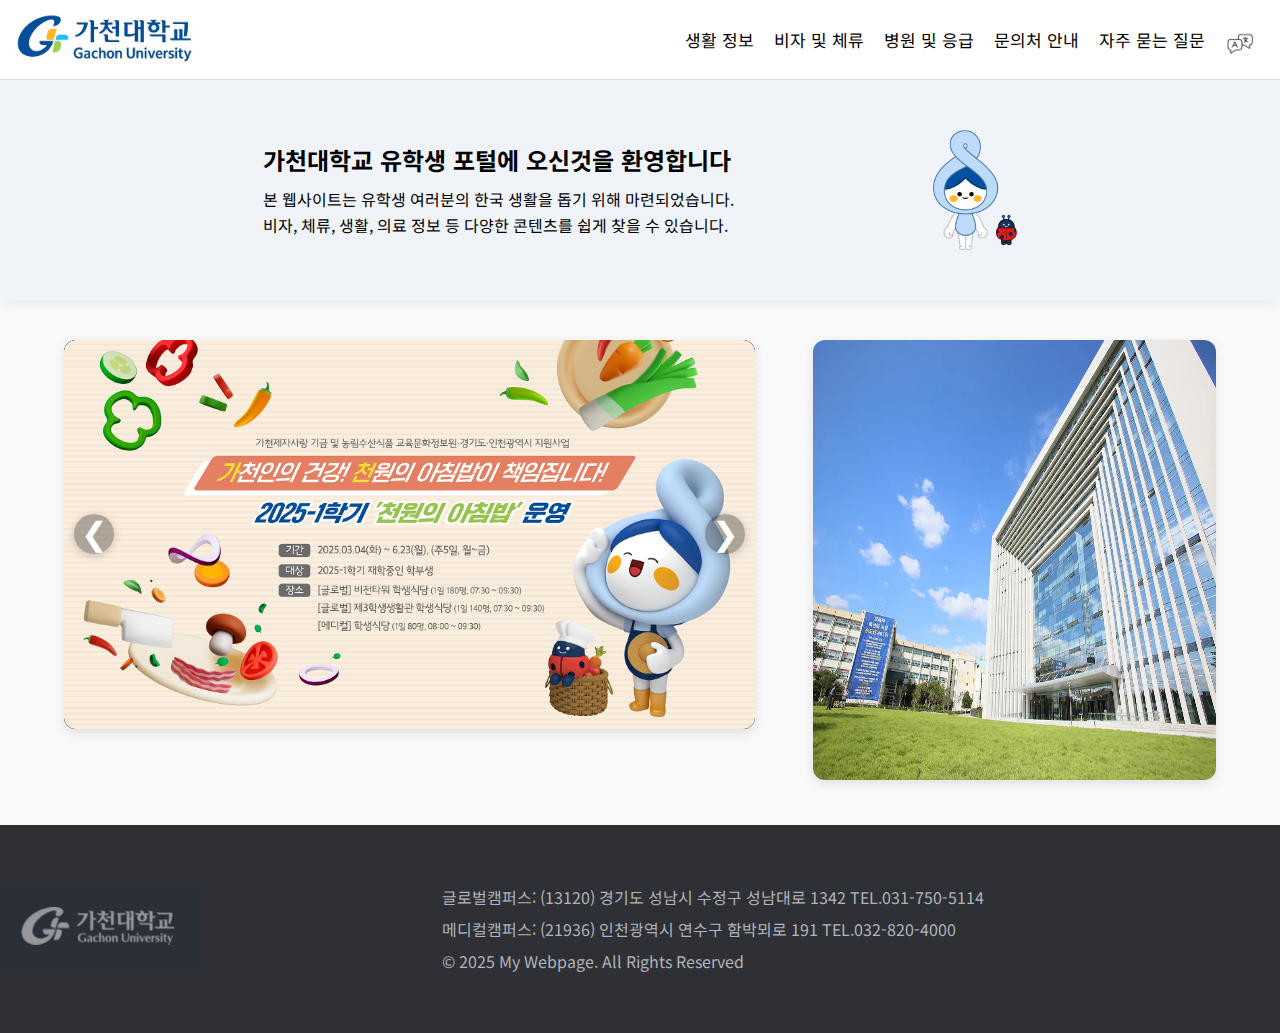
<file: index_ko.html>
<!DOCTYPE html>
<html lang="ko">
<head>
  <meta charset="UTF-8" />
  <meta name="viewport" content="width=device-width, initial-scale=1.0" />
  <link href="https://fonts.googleapis.com/css2?family=Noto+Sans+KR&display=swap" rel="stylesheet">
  <title>가천대학교 유학생 지원 웹사이트</title>
  <style>
    * {
      margin: 0;
      padding: 0;
      box-sizing: border-box;
    }
    body {
      font-family: 'Noto Sans KR', sans-serif;
      background: #f9f9f9;
    }

    .topnav {
        /*요소들을 가로행으로 배치후 저스티파이콘텐츠로 좌우 균등분배 로고는 왼쪽정렬 나브는 오른쪽정렬을 위해 
        코드에서는 나브 클래스 안에서 추가로 나브 링크 클래스를 추가함 얼라인아이템으로 텍스트들의 상하정렬 */
      display: flex;
      justify-content: space-between;
      align-items: center;
      height: 80px;
      background-color: white;
      padding: 0 25px;
      border-bottom: 1px solid #ddd;
    }
    .nav-links {
      display: flex;
      align-items: center;
    }
    .topnav img {
        /*로고가 오른쪽으로 치우쳐서 마진레프트 값을 음수로 줌 해도 되는지 모르겠음*/
        height: 200px;
        width: auto;
        margin-top: 10px;
        margin-left: -20px;
    }

    .nav-links a {
      color: black;
      text-decoration: none;
      font-size: 17px;
      margin-left: 20px;
      transition: color 0.2s ease-in-out;
      /*호버 지피티한테 따옴*/
    }
    .nav-links a:hover {
      color: #4FC3F7;
    }
    .nav-links img{
        /*이것도 이미지로 넣으니깐 치우쳐짐 음수로 적당하게 맞춤*/
        width: 30px;
        height: 30px;
        margin-left: -1px;
    }

    .content {
        /*요소들을 가로행으로 배치 저스티파이 콘텐츠로 거리 균등 분배 얼라인 아이템 플렉스 스타트로
        나브와 콘텐츠 컨테이너 붙이기*/
      display: flex;
      justify-content: space-between;
      align-items: flex-start;
      padding: 40px 5%;
      gap: 40px;
    }

    .slider-container {
          /* 남는 공간 자동으로 차지하게 만들어 콘텐츠 너비 조절 오버플로우 히든으로 이미지가 튀어나가지 않게 조절
          박스 섀도우로 약간의 입체감 생성*/
      position: relative;
      flex: 1;
      max-width: 60%;
      aspect-ratio: 16 / 9;
      overflow: hidden;
      border-radius: 12px;
      background: #000;
      box-shadow: 0 4px 12px rgba(0, 0, 0, 0.1);
    }

    .slider {
        /*슬라이드 가로배치 후 부드럽게 넘기기*/
      display: flex;
      transition: transform 0.5s ease-in-out;
    }

    .slide {
        /*정확히 한 화면크기만큼 넘기기 위해 위드 100퍼 가운데 정렬을 위한 플렉스 얼라인아이템 저스티파이콘텐츠*/
      min-width: 100%;
      display: flex;
      align-items: center;
      justify-content: center;
      background: #000;
    }

    .slide img {
        /*슬라이드 이미지를 꽉 채우고 비율이 깨지지 않게 오브젝트 핏 콘테인*/
      max-width: 100%;
      max-height: 100%;
      object-fit: contain;
    }

    .slider-button {
      position: absolute;
      top: 50%;
      transform: translateY(-50%);
      font-size: 32px;
      color: white;
      background: rgba(0, 0, 0, 0.3);
      border: none;
      border-radius: 50%;
      width: 40px;
      height: 40px;
      cursor: pointer;
      z-index: 10;
      display: flex;
      align-items: center;
      justify-content: center;
      box-shadow: 0 2px 8px rgba(0, 0, 0, 0.2);
      transition: background 0.3s ease;
    }

    .slider-button:hover {
      background: rgba(0, 0, 0, 0.5);
    }

    .prev {
      left: 10px;
    }

    .next {
      right: 10px;
    }

    .right-column {
      flex: 0 0 35%;
    }

    .right-column img {
      width: 100%;
      height: 440px;
      border-radius: 12px;
      box-shadow: 0 4px 12px rgba(0, 0, 0, 0.1);
    }

    @media (max-width: 800px) {
      .content {
        flex-direction: column;
        align-items: center;
      }
      .slider-container, .right-column {
        max-width: 100%;
      }
    }
    .footer {
      background-color: #2e3036;
      color: #b0b3ba;
      padding: 60px 20px;
    }

    .footer-inner {
      display: flex;
      align-items: center;
      justify-content: center;
      gap: 40px;
      max-width: 1000px;
      margin: 0 auto;
    }

    .footer-logo {
      height: 50px;
    }

    .footer-text {
      display: flex;
      flex-direction: column;
      gap: 8px;
      font-size: 16px;
    }
    .footer img {
      width: auto;
      height: 80px;
      margin-right: 200px;
      margin-left: -300px;
    }
    .welcome-section {
      display: flex;
      justify-content: center;
      align-items: center;
      background-color: #f0f4f8;
      padding: 50px 30px;
      box-shadow: 0 4px 10px rgba(0, 0, 0, 0.05);
      gap: 30px;
    }

    .welcome-text {
      flex: 1;
      max-width: 600px;
      margin-right: 40px;
    }

    .welcome-text h2 {
      font-size: 24px;
      margin-bottom: 10px;
    }

    .welcome-text p {
      font-size: 16px;
      line-height: 1.6;
    }

    .welcome-image img {
      height: 120px;
      object-fit: contain;
      display: block;
      margin-left: auto;
      margin-right: 0;
    }
    .lang-dropdown {
      position: relative;
      display: inline-block;
      margin-left: 10px;
    }

    .lang-menu {
      display: none;
      position: absolute;
      right: 0;
      background-color: white;
      border: 1px solid #ccc;
      box-shadow: 0 4px 8px rgba(0,0,0,0.1);
      z-index: 999;
    }
    .lang-dropdown img {
      width: 30px;
      height: 30px;
    }

    .lang-dropdown:hover .lang-menu {
      display: block;
    }

    .lang-menu a {
      display: block;
      padding: 8px 12px 8px 4px;  /* 상 우 하 좌 */
      text-decoration: none;
      color: black;
      text-indent: -5px;
      
    }
  </style>
</head>
<body>

  <div class="topnav">
  <a href="index.html"><img src="A_vector-based_image_of_the_logo_for_Gachon_Univer.png" alt="로고" /></a>
  <div class="nav-links">
    <a href="life_info_ko.html">생활 정보</a>
    <a href="visa_stay_ko.html">비자 및 체류</a>
    <a href="hos_ko.html">병원 및 응급</a>
    <a href="con_info_ko.html">문의처 안내</a>
    <a href="faq_ko.html">자주 묻는 질문</a>
    <div class="lang-dropdown">
      <img src="language2.png" alt="Language selection" style="margin-left: 10px;" />
      <div class="lang-menu">
        <a href="index_ko.html">한국어</a>
        <a href="index_en.html">English</a>
      </div>
    </div>
  </div>
</div>
  
  <div class="welcome-section">
  <div class="welcome-text">
    <h2>가천대학교 유학생 포털에 오신것을 환영합니다</h2>
    <p>
      본 웹사이트는 유학생 여러분의 한국 생활을 돕기 위해 마련되었습니다.<br />
      비자, 체류, 생활, 의료 정보 등 다양한 콘텐츠를 쉽게 찾을 수 있습니다.
    </p>
  </div>

  <div class="welcome-image">
    <img src="welcome.png" alt="유학생 캐릭터">
  </div>
  </div>

  <section class="content">
    <div class="slider-container">
      <div class="slider">
        <div class="slide"><img src="slide1.jpg" alt="이벤트 1"></div>
        <div class="slide"><img src="slide2.jpg" alt="이벤트 2"></div>
        <div class="slide"><img src="slide3.jpg" alt="이벤트 3"></div>
      </div>
      <button class="slider-button prev">&#10094;</button>
      <button class="slider-button next">&#10095;</button>
    </div>
    <div class="right-column">
      <img src="gachon_campus copy.webp" alt="밝은 캠퍼스 이미지">
    </div>
  </section>

  <script>
    const slider = document.querySelector('.slider');
    const slides = document.querySelectorAll('.slide');
    const total = slides.length;
    let index = 0;

    function showSlide(i) {
      index = (i + total) % total;
      slider.style.transform = `translateX(-${index * 100}%)`;
    }

    document.querySelector('.prev').onclick = () => showSlide(index - 1);
    document.querySelector('.next').onclick = () => showSlide(index + 1);
    setInterval(() => showSlide(index + 1), 5000);
  </script>


  <footer class="footer">
  <div class="footer-inner">
    <img src="footer_logo.png" alt="가천대학교 로고" class="footer-logo" />
    
    <div class="footer-text">
      <p>글로벌캠퍼스: (13120) 경기도 성남시 수정구 성남대로 1342 TEL.031-750-5114</p>
      <p>메디컬캠퍼스: (21936) 인천광역시 연수구 함박뫼로 191 TEL.032-820-4000</p>
      <p>&copy; 2025 My Webpage. All Rights Reserved</p>
    </div>
  </div>
</footer>


</body>
</html>
</file>
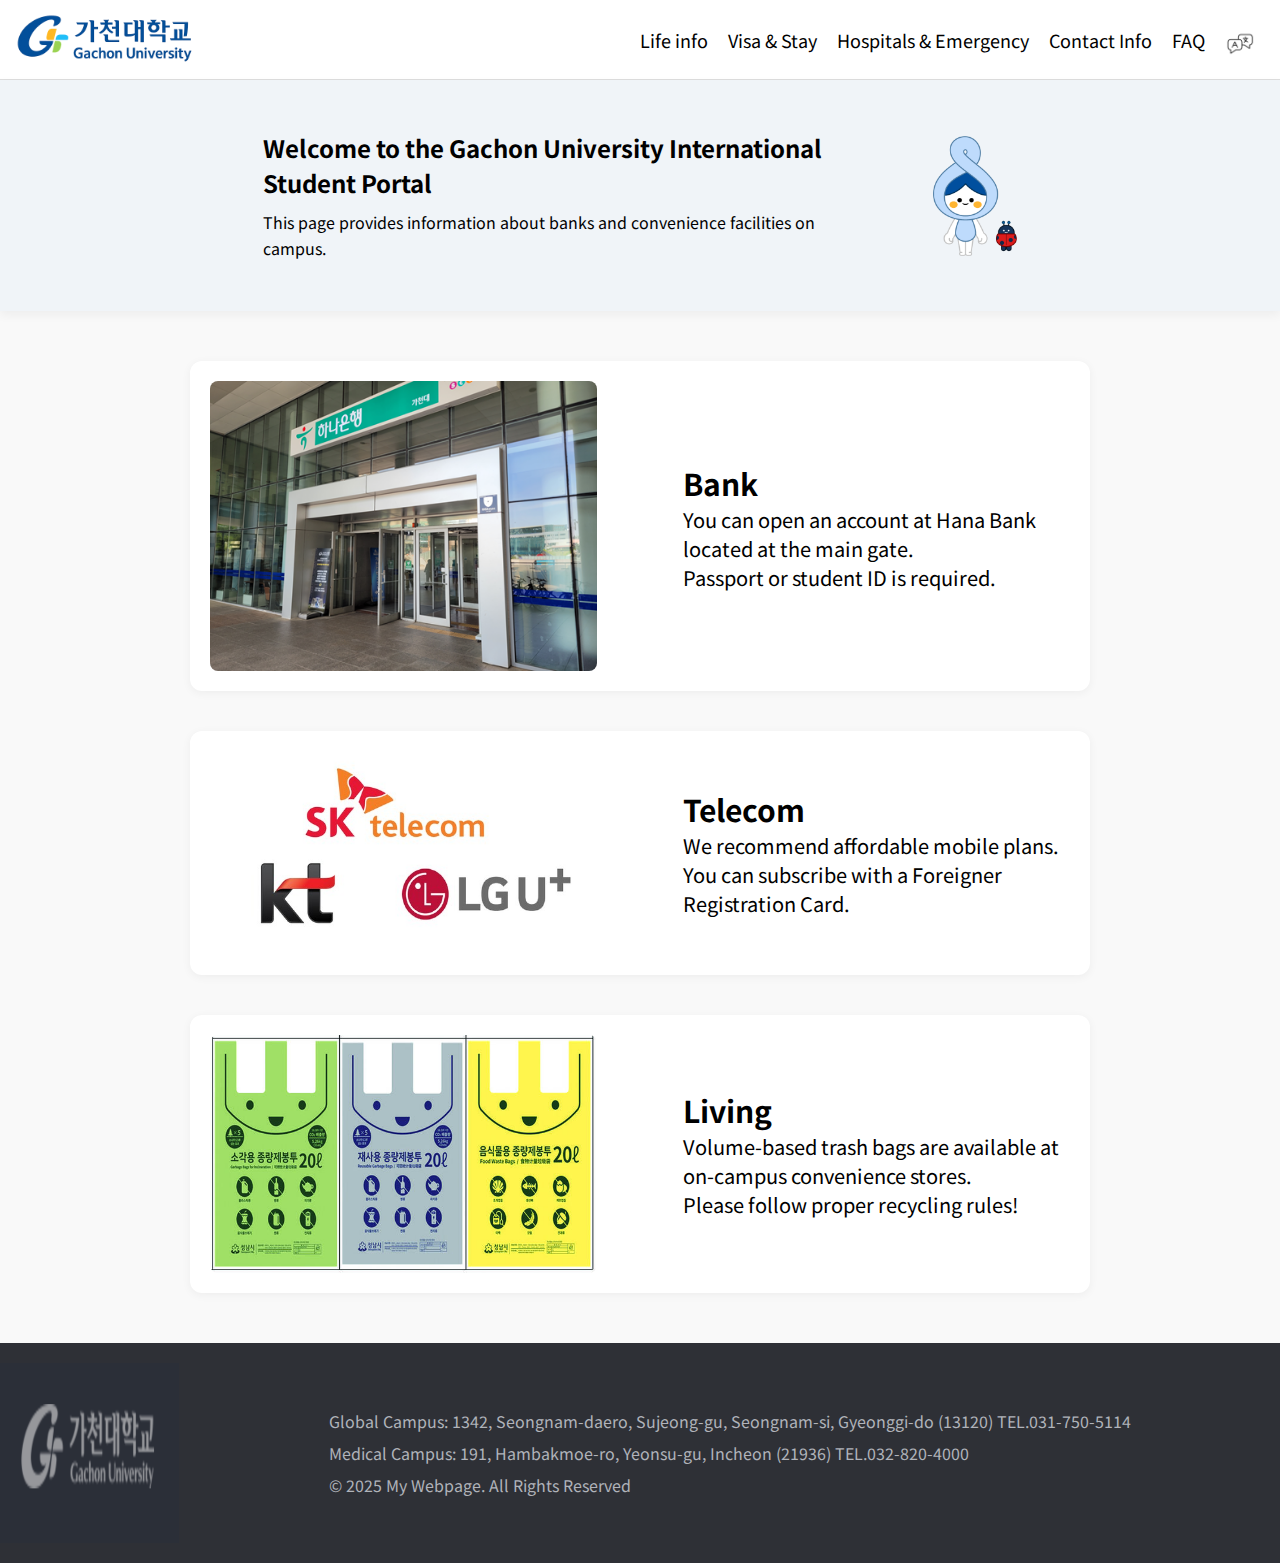
<file: life_info_en.html>
<!DOCTYPE html>
<html lang="en">
<head>
  <meta charset="UTF-8" />
  <meta name="viewport" content="width=device-width, initial-scale=1.0" />
  <link href="https://fonts.googleapis.com/css2?family=Noto+Sans+KR&display=swap" rel="stylesheet">
  <link rel="stylesheet" href="style.css">
  <title>Gachon University International Student Support</title>
</head>
<body>

  <div class="topnav">
    <a href="index_en.html"><img src="A_vector-based_image_of_the_logo_for_Gachon_Univer.png" alt="Logo" /></a>
    <div class="nav-links">
      <a href="life_info_en.html">Life info</a>
      <a href="visa_stay_en.html">Visa & Stay</a>
      <a href="hos_en.html">Hospitals & Emergency</a>
      <a href="con_info_en.html">Contact Info</a>
      <a href="faq_en.html">FAQ</a>
      <div class="lang-dropdown">
        <img src="language2.png" alt="Language selection" style="margin-left: 10px;" />
        <div class="lang-menu">
          <a href="life_info_ko.html">Korean</a>
          <a href="index_en.html">English</a>
        </div>
      </div>
    </div>
  </div>

  <div class="welcome-section">
    <div class="welcome-text">
      <h2>Welcome to the Gachon University International Student Portal</h2>
      <p>This page provides information about banks and convenience facilities on campus.</p>
    </div>
    <div class="welcome-image">
      <img src="welcome.png" alt="International Student Character">
    </div>
  </div>

  <div class="middle-content">
    <div class="info-section">
      <img src="bank.png" alt="Bank image">
      <div class="text-box">
        <h2>Bank</h2>
        <p>You can open an account at Hana Bank located at the main gate.<br>Passport or student ID is required.</p>
      </div>
    </div>

    <div class="info-section">
      <img src="telecom.jpg" alt="Telecom image">
      <div class="text-box">
        <h2>Telecom</h2>
        <p>We recommend affordable mobile plans.<br>You can subscribe with a Foreigner Registration Card.</p>
      </div>
    </div>

    <div class="info-section">
      <img src="garbage_last.jpg" alt="Trash bag image">
      <div class="text-box">
        <h2>Living</h2>
        <p>Volume-based trash bags are available at on-campus convenience stores.<br>Please follow proper recycling rules!</p>
      </div>
    </div>
  </div>

  <footer class="footer">
    <div class="footer-inner">
      <img src="footer_logo.png" alt="Gachon University logo" class="footer-logo" />
      <div class="footer-text">
        <p>Global Campus: 1342, Seongnam-daero, Sujeong-gu, Seongnam-si, Gyeonggi-do (13120) TEL.031-750-5114</p>
        <p>Medical Campus: 191, Hambakmoe-ro, Yeonsu-gu, Incheon (21936) TEL.032-820-4000</p>
        <p>&copy; 2025 My Webpage. All Rights Reserved</p>
      </div>
    </div>
  </footer>

</body>
</html>
</file>
<file: style.css>
* {
  margin: 0;
  padding: 0;
  box-sizing: border-box;
}

html, body {
  height: 100%;
}

body {
  font-family: 'Noto Sans KR', sans-serif;
  background: #f9f9f9;
  display: flex;
  flex-direction: column;
}

.topnav {
  display: flex;
  justify-content: space-between;
  align-items: center;
  height: 80px;
  background-color: white;
  padding: 0 25px;
  border-bottom: 1px solid #ddd;
}

.nav-links {
  display: flex;
  align-items: center;
}

.topnav img {
  height: 200px;
  width: auto;
  margin-top: 10px;
  margin-left: -20px;
}

.nav-links a {
  color: black;
  text-decoration: none;
  font-size: 18px;
  margin-left: 20px;
  transition: color 0.2s ease-in-out;
}

.nav-links a:hover {
  color: #4FC3F7;
}

.nav-links img {
  width: 30px;
  height: 30px;
  margin-left: -1px;
}

.lang-dropdown {
  position: relative;
  display: inline-block;
  margin-left: 10px;
}

.lang-menu {
  display: none;
  position: absolute;
  right: 0;
  background-color: white;
  border: 1px solid #ccc;
  box-shadow: 0 4px 8px rgba(0,0,0,0.1);
  z-index: 999;
}

.lang-dropdown img {
  width: 30px;
  height: 30px;
}

.lang-dropdown:hover .lang-menu {
  display: block;
}

.lang-menu a {
  display: block;
  padding: 8px 12px 8px 4px;
  text-decoration: none;
  color: black;
  text-indent: -5px;
}

.welcome-section {
  display: flex;
  justify-content: center;
  align-items: center;
  background-color: #f0f4f8;
  padding: 50px 30px;
  box-shadow: 0 4px 10px rgba(0, 0, 0, 0.05);
  gap: 30px;
}

.welcome-text {
  flex: 1;
  max-width: 600px;
  margin-right: 40px;
}

.welcome-text h2 {
  font-size: 24px;
  margin-bottom: 10px;
}

.welcome-text p {
  font-size: 16px;
  line-height: 1.6;
}

.welcome-image img {
  height: 120px;
  object-fit: contain;
  display: block;
  margin-left: auto;
  margin-right: 0;
}

/* 메인 콘텐츠 */
.content {
  display: flex;
  justify-content: space-between;
  align-items: flex-start;
  padding: 40px 5%;
  gap: 40px;
}

.slider-container {
  position: relative;
  flex: 1;
  max-width: 60%;
  aspect-ratio: 16 / 9;
  overflow: hidden;
  border-radius: 12px;
  background: #000;
  box-shadow: 0 4px 12px rgba(0, 0, 0, 0.1);
}

.slider {
  display: flex;
  transition: transform 0.5s ease-in-out;
}

.slide {
  min-width: 100%;
  display: flex;
  align-items: center;
  justify-content: center;
  background: #000;
}

.slide img {
  max-width: 100%;
  max-height: 100%;
  object-fit: contain;
}

.slider-button {
  position: absolute;
  top: 50%;
  transform: translateY(-50%);
  font-size: 32px;
  color: white;
  background: rgba(0, 0, 0, 0.3);
  border: none;
  border-radius: 50%;
  width: 40px;
  height: 40px;
  cursor: pointer;
  z-index: 10;
  display: flex;
  align-items: center;
  justify-content: center;
  box-shadow: 0 2px 8px rgba(0, 0, 0, 0.2);
  transition: background 0.3s ease;
}

.slider-button:hover {
  background: rgba(0, 0, 0, 0.5);
}

.prev { left: 10px; }
.next { right: 10px; }

.right-column {
  flex: 0 0 35%;
}

.right-column img {
  width: 100%;
  height: 440px;
  border-radius: 12px;
  box-shadow: 0 4px 12px rgba(0, 0, 0, 0.1);
}

/* 중간 info 블록 */
.middle-content {
  flex: 1;
  display: flex;
  flex-direction: column;
  align-items: center;
  gap: 40px;
  padding: 50px 20px;
}

.info-section {
  display: flex;
  justify-content: space-between;
  align-items: center;
  padding: 20px;
  background: white;
  border-radius: 12px;
  box-shadow: 0 2px 10px rgba(0,0,0,0.05);
  max-width: 900px;
  width: 100%;
}

.info-section img {
  width: 45%;
  border-radius: 8px;
}

.info-section .text-box {
  width: 45%;
  font-size: 20px;
}

.info-section h2 {
  font-weight: bold;
  font-size: 30px;
}

.middle-content a {
  text-decoration: none;
}

/* FAQ 및 details 요소 */
details {
  width: 100%;
  max-width: 800px;
  margin: 20px auto;
  background: #f9f9f9;
  border-radius: 8px;
  box-shadow: 0 2px 8px rgba(0,0,0,0.05);
  padding: 12px 16px;
}

summary {
  font-weight: bold;
  font-size: 18px;
  cursor: pointer;
  margin-bottom: 10px;
  color: black;
  transition: color 0.2s ease-in-out;
}

summary:hover {
  color: #4FC3F7;
}

summary::before {
  margin-right: 12px;
  font-weight: bold;
  color: #05309D;
  transition: color 0.2s;
}

summary:hover::before {
  color: #4FC3F7;
}

.content .content {
  font-size: 16px;
  line-height: 1.6;
  padding-left: 10px;
}

/* 푸터 */
.footer {
  background-color: #2e3036;
  color: #b0b3ba;
  padding: 20px 10px;
}

.footer-inner {
  display: flex;
  align-items: center;
  justify-content: center;
  gap: 50px;
  max-width: 1200px;
  margin: 0 auto;
}

.footer-logo {
  height: 50px;
}

.footer-text {
  display: flex;
  flex-direction: column;
  gap: 8px;
  font-size: 16px;
  padding-right: 50px;
}

.footer img {
  width: 180px;
  height: 180px;
  margin-right: 100px;
  margin-left: -100px;
}

/* 반응형 디자인 */
@media (max-width: 800px) {
  .topnav {
    flex-direction: column;
    align-items: center; 
    height: auto;
    padding: 15px;
  }

  .topnav img {
    height: 100px;
    margin: 0 auto; 
  }

  .nav-links {
    flex-direction: column;
    align-items: center; 
    gap: 10px;
    margin-top: 10px;
  }

  .nav-links a {
    font-size: 15px;
    margin-left: 0;
    white-space: nowrap;
  }

  .lang-dropdown {
    display: flex;
    justify-content: center;
    margin-top: 10px;
  }


  .welcome-section {
    flex-direction: column;
    text-align: center;
  }

  .welcome-text {
    margin: 0;
  }

  .welcome-image img {
    margin: 0 auto;
  }

  .content {
    flex-direction: column;
    align-items: center;
  }

  .slider-container, .right-column {
    max-width: 100%;
  }

  .info-section {
    flex-direction: column;
    align-items: center;
    text-align: center;
  }

  .info-section img,
  .info-section .text-box {
    width: 100%;
  }

  .footer-inner {
    flex-direction: column;
    text-align: center;
  }

  .footer img {
    margin: 0 auto 20px auto;
  }
}
</file>
